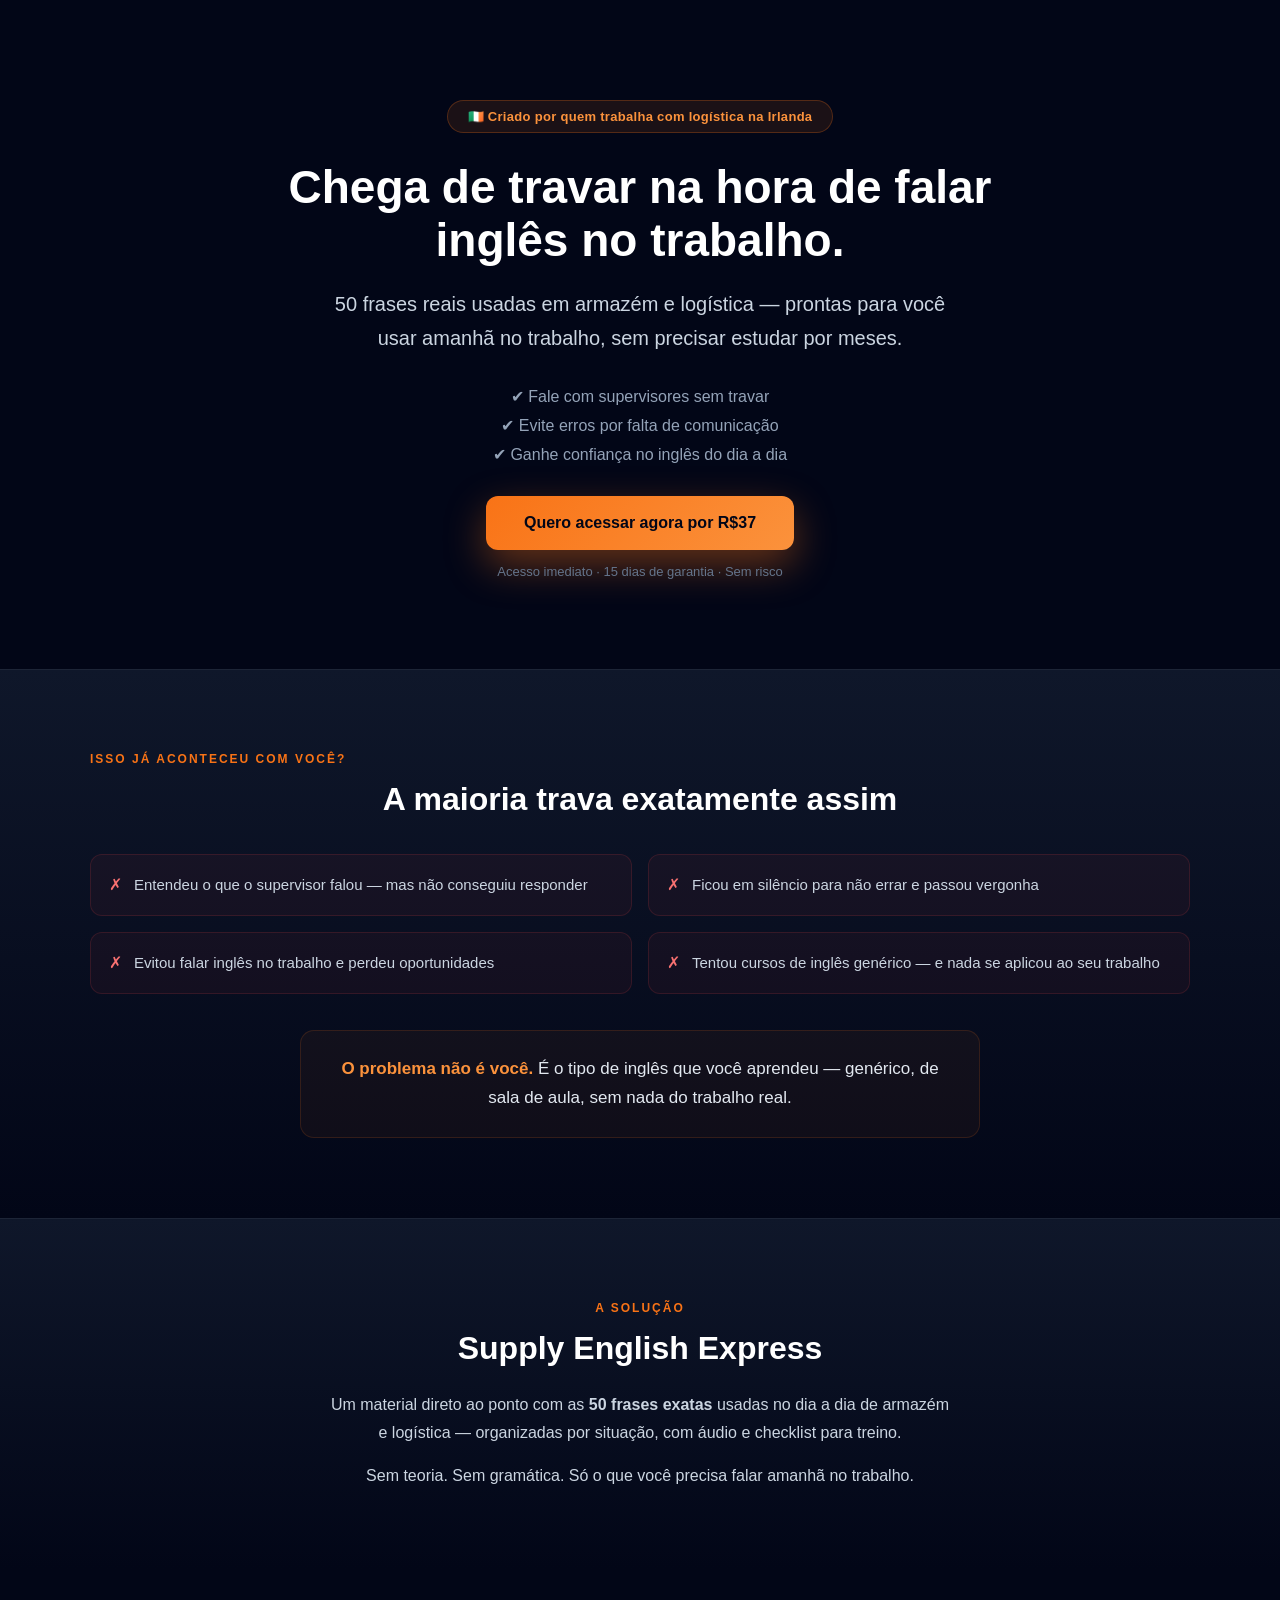
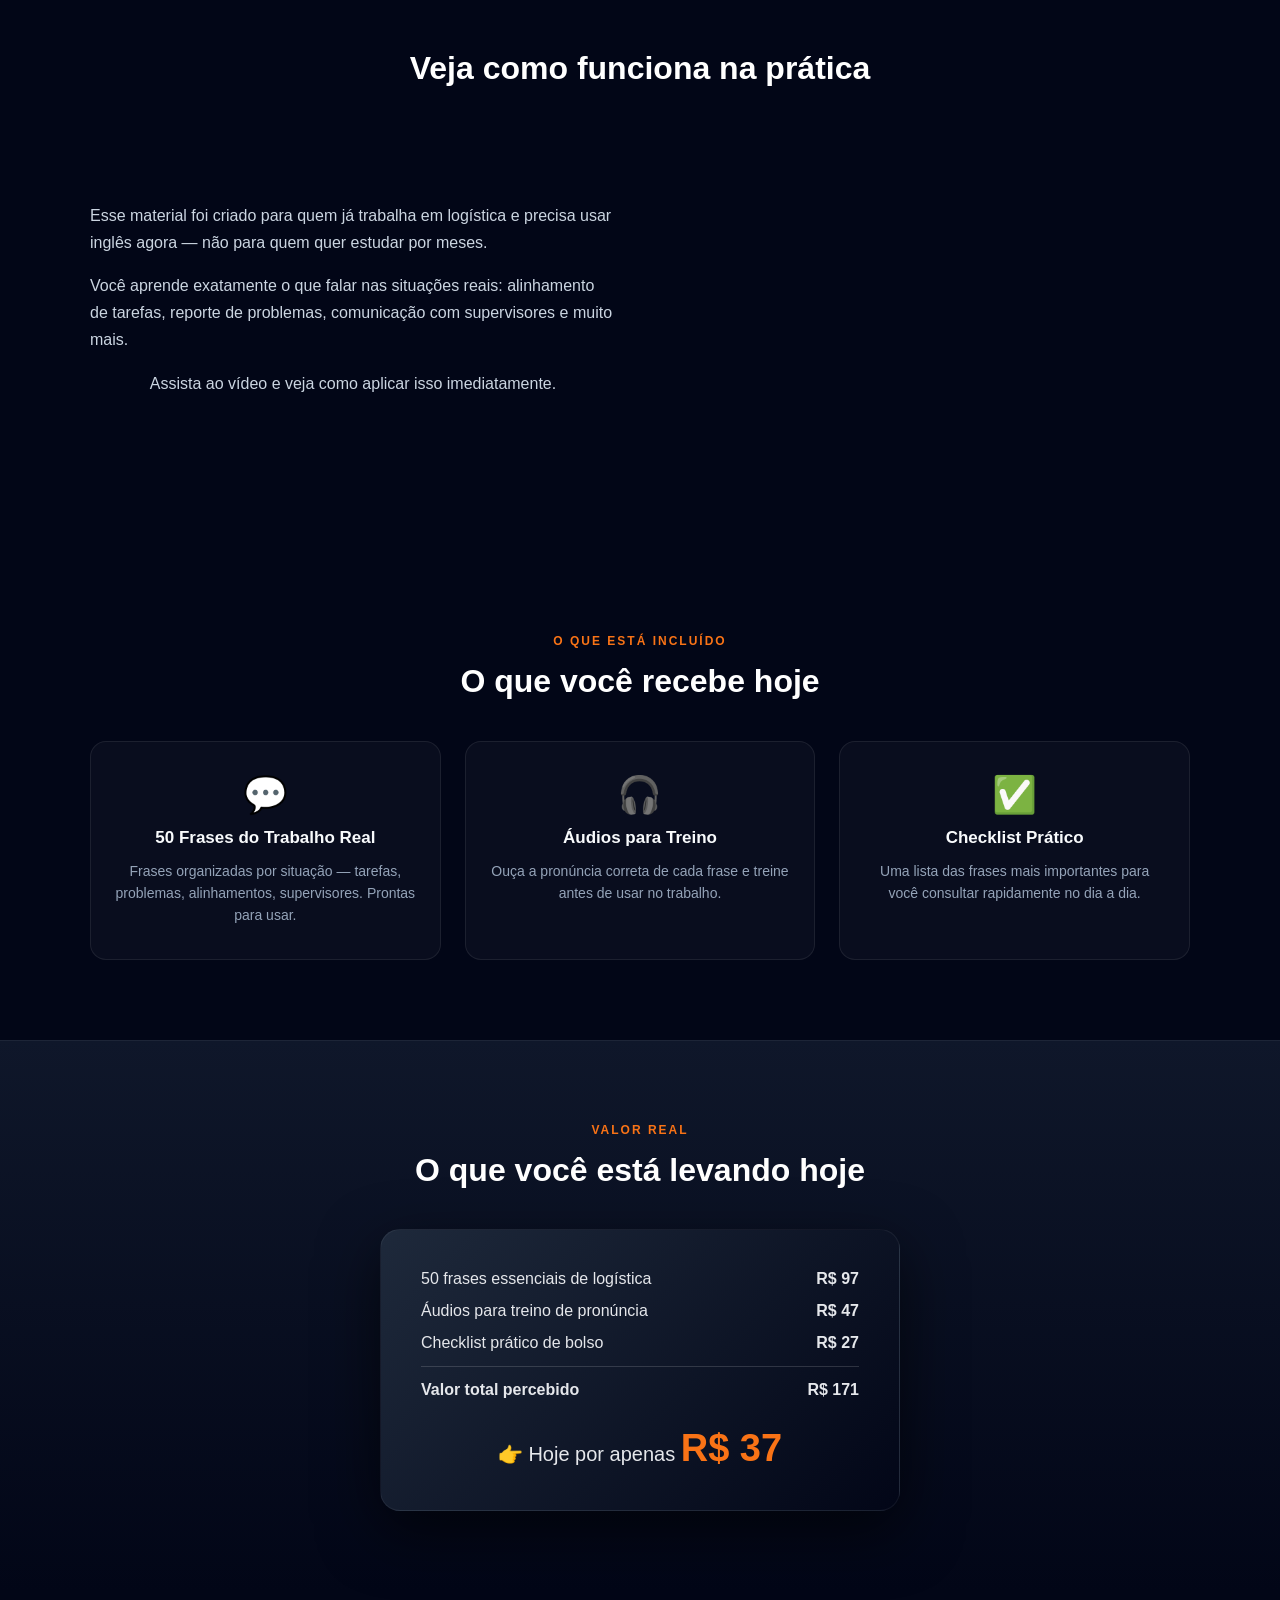
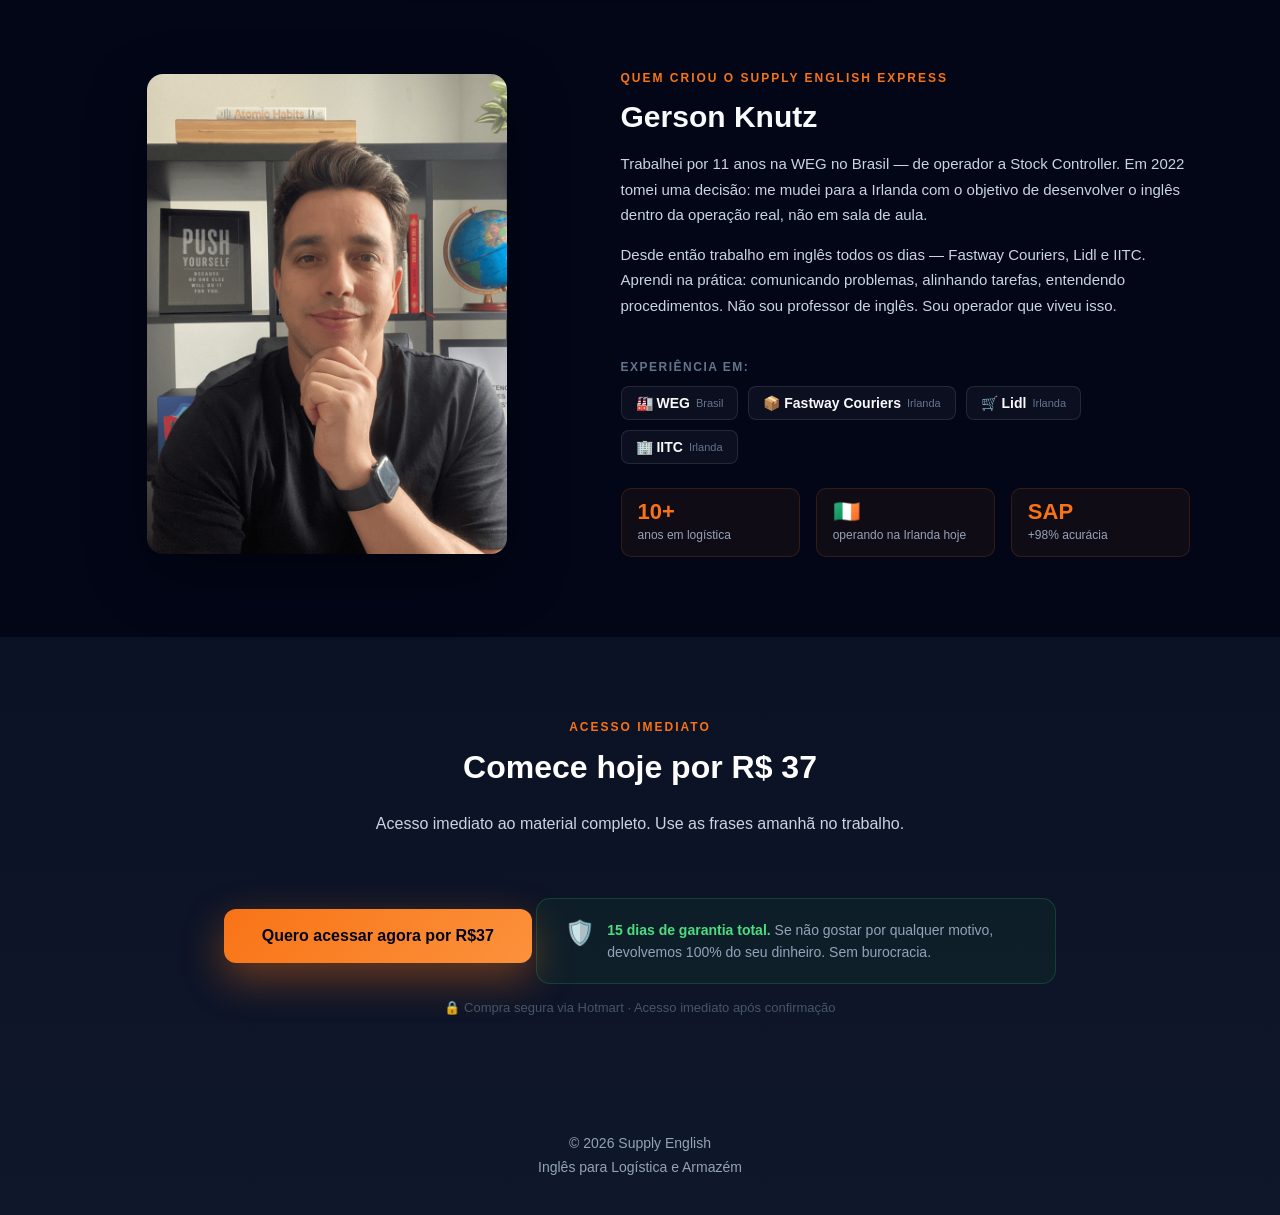
<file: index.html>
<!DOCTYPE html>
<html lang="pt-BR">
<head>
  <meta charset="UTF-8">
  <meta name="viewport" content="width=device-width, initial-scale=1.0">
  <title>Supply English Express | Inglês para Logística</title>
  <meta name="description" content="Aprenda as frases essenciais em inglês para trabalhar em armazém e logística. Use no trabalho já no dia seguinte.">
  <link rel="stylesheet" href="./css/variables.css">
  <link rel="stylesheet" href="./css/global.css">
  <link rel="stylesheet" href="./css/express.css">
  <link rel="icon" href="./imagem/globo.png" type="image/png" />
  <link href="https://fonts.googleapis.com/css2?family=Inter:wght@400;600;700&display=swap" rel="stylesheet">
</head>
<body>

<!-- HERO -->
<section class="hero">
  <div class="container">

    <div class="hero-badge">🇮🇪 Criado por quem trabalha com logística na Irlanda</div>

    <h1>Chega de travar na hora de falar inglês no trabalho.</h1>

    <p class="subtitle">
      50 frases reais usadas em armazém e logística — prontas para você usar amanhã no trabalho, sem precisar estudar por meses.
    </p>

    <ul class="hero-checks">
      <li>✔ Fale com supervisores sem travar</li>
      <li>✔ Evite erros por falta de comunicação</li>
      <li>✔ Ganhe confiança no inglês do dia a dia</li>
    </ul>

    <a href="https://go.hotmart.com/M105666903X?dp=1" target="_blank" class="cta-button">
      Quero acessar agora por R$37
    </a>

    <p class="hero-sub">Acesso imediato · 15 dias de garantia · Sem risco</p>

  </div>
</section>

<!-- DOR -->
<section class="section section-dor">
  <div class="container">
    <p class="label-tag">Isso já aconteceu com você?</p>
    <h2>A maioria trava exatamente assim</h2>

    <div class="dor-grid">
      <div class="dor-item">
        <span class="dor-x">✗</span>
        <p>Entendeu o que o supervisor falou — mas não conseguiu responder</p>
      </div>
      <div class="dor-item">
        <span class="dor-x">✗</span>
        <p>Ficou em silêncio para não errar e passou vergonha</p>
      </div>
      <div class="dor-item">
        <span class="dor-x">✗</span>
        <p>Evitou falar inglês no trabalho e perdeu oportunidades</p>
      </div>
      <div class="dor-item">
        <span class="dor-x">✗</span>
        <p>Tentou cursos de inglês genérico — e nada se aplicou ao seu trabalho</p>
      </div>
    </div>

    <div class="dor-conclusao">
      <p><strong>O problema não é você.</strong> É o tipo de inglês que você aprendeu — genérico, de sala de aula, sem nada do trabalho real.</p>
    </div>

  </div>
</section>

<!-- SOLUÇÃO -->
<section class="section alt">
  <div class="container solucao-container">
    <p class="label-tag">A solução</p>
    <h2>Supply English Express</h2>
    <p class="text">
      Um material direto ao ponto com as <strong>50 frases exatas</strong> usadas no dia a dia de armazém e logística — organizadas por situação, com áudio e checklist para treino.
    </p>
    <p class="text" style="margin-top: 16px;">
      Sem teoria. Sem gramática. Só o que você precisa falar amanhã no trabalho.
    </p>
  </div>
</section>

<!-- VIDEO -->
<section class="section video-section">
  <div class="container">
    <h2>Veja como funciona na prática</h2>
    <div class="video-grid">
      <div class="video-text">
        <p class="text" style="text-align:left">
          Esse material foi criado para quem já trabalha em logística e precisa usar inglês agora — não para quem quer estudar por meses.
        </p>
        <p class="text" style="text-align:left">
          Você aprende exatamente o que falar nas situações reais: alinhamento de tarefas, reporte de problemas, comunicação com supervisores e muito mais.
        </p>
        <p class="text" style="text-align:left">
          Assista ao vídeo e veja como aplicar isso imediatamente.
        </p>
      </div>
      <div class="video-wrapper">
        <iframe
          src="https://www.youtube.com/embed/SEU_VIDEO_AQUI"
          frameborder="0"
          allowfullscreen>
        </iframe>
      </div>
    </div>
  </div>
</section>

<!-- CONTEÚDO -->
<section class="section section-conteudo">
  <div class="container">
    <p class="label-tag">O que está incluído</p>
    <h2>O que você recebe hoje</h2>

    <div class="conteudo-grid">
      <div class="conteudo-item">
        <div class="conteudo-icon">💬</div>
        <h3>50 Frases do Trabalho Real</h3>
        <p>Frases organizadas por situação — tarefas, problemas, alinhamentos, supervisores. Prontas para usar.</p>
      </div>
      <div class="conteudo-item">
        <div class="conteudo-icon">🎧</div>
        <h3>Áudios para Treino</h3>
        <p>Ouça a pronúncia correta de cada frase e treine antes de usar no trabalho.</p>
      </div>
      <div class="conteudo-item">
        <div class="conteudo-icon">✅</div>
        <h3>Checklist Prático</h3>
        <p>Uma lista das frases mais importantes para você consultar rapidamente no dia a dia.</p>
      </div>
    </div>

  </div>
</section>

<!-- STACK / VALOR -->
<section class="section stack alt">
  <div class="container">
    <p class="label-tag">Valor real</p>
    <h2>O que você está levando hoje</h2>

    <div class="stack-box">
      <div class="stack-item">
        <span>50 frases essenciais de logística</span>
        <strong>R$ 97</strong>
      </div>
      <div class="stack-item">
        <span>Áudios para treino de pronúncia</span>
        <strong>R$ 47</strong>
      </div>
      <div class="stack-item">
        <span>Checklist prático de bolso</span>
        <strong>R$ 27</strong>
      </div>
      <div class="stack-total">
        <span>Valor total percebido</span>
        <strong>R$ 171</strong>
      </div>
      <div class="stack-final">
        👉 Hoje por apenas <strong>R$ 37</strong>
      </div>
    </div>

  </div>
</section>

<!-- AUTOR -->
<section class="section author">
  <div class="container author-grid">

    <div class="author-image">
      <img src="./imagem/My Photo.png" alt="Gerson Knutz">
    </div>

    <div class="author-text">
      <p class="label-tag">Quem criou o Supply English Express</p>
      <h2>Gerson Knutz</h2>

      <p class="text" style="text-align:left">
        Trabalhei por 11 anos na WEG no Brasil — de operador a Stock Controller. Em 2022 tomei uma decisão: me mudei para a Irlanda com o objetivo de desenvolver o inglês dentro da operação real, não em sala de aula.
      </p>
 
      <p class="text" style="text-align:left">
        Desde então trabalho em inglês todos os dias — Fastway Couriers, Lidl e IITC. Aprendi na prática: comunicando problemas, alinhando tarefas, entendendo procedimentos. Não sou professor de inglês. Sou operador que viveu isso.
      </p>

      <div class="empresas-label">Experiência em:</div>
      <div class="empresas-grid">
        <div class="empresa-badge">🏭 WEG <span>Brasil</span></div>
        <div class="empresa-badge">📦 Fastway Couriers <span>Irlanda</span></div>
        <div class="empresa-badge">🛒 Lidl <span>Irlanda</span></div>
        <div class="empresa-badge">🏢 IITC <span>Irlanda</span></div>
      </div>

      <div class="author-mini-stats">
        <div class="mini-stat">
          <span class="mini-num">10+</span>
          <span class="mini-desc">anos em logística</span>
        </div>
        <div class="mini-stat">
          <span class="mini-num">🇮🇪</span>
          <span class="mini-desc">operando na Irlanda hoje</span>
        </div>
        <div class="mini-stat">
          <span class="mini-num">SAP</span>
          <span class="mini-desc">+98% acurácia</span>
        </div>
      </div>

    </div>

  </div>
</section>

<!-- OFERTA FINAL -->
<section class="section oferta">
  <div class="container">

    <p class="label-tag">Acesso imediato</p>
    <h2>Comece hoje por R$ 37</h2>
    <p class="text" style="margin-bottom: 32px;">
      Acesso imediato ao material completo. Use as frases amanhã no trabalho.
    </p>

    <a href="https://go.hotmart.com/M105666903X?dp=1" target="_blank" class="cta-button">
      Quero acessar agora por R$37
    </a>

    <div class="garantia-box">
      <span class="garantia-icon">🛡️</span>
      <p class="garantia"><strong>15 dias de garantia total.</strong> Se não gostar por qualquer motivo, devolvemos 100% do seu dinheiro. Sem burocracia.</p>
    </div>

    <p class="seguro">🔒 Compra segura via Hotmart · Acesso imediato após confirmação</p>

  </div>
</section>

<!-- FOOTER -->
<footer class="footer">
  <div class="container">
    <p>© 2026 Supply English</p>
    <p class="footer-note">Inglês para Logística e Armazém</p>
  </div>
</footer>

</body>
</html>
</file>
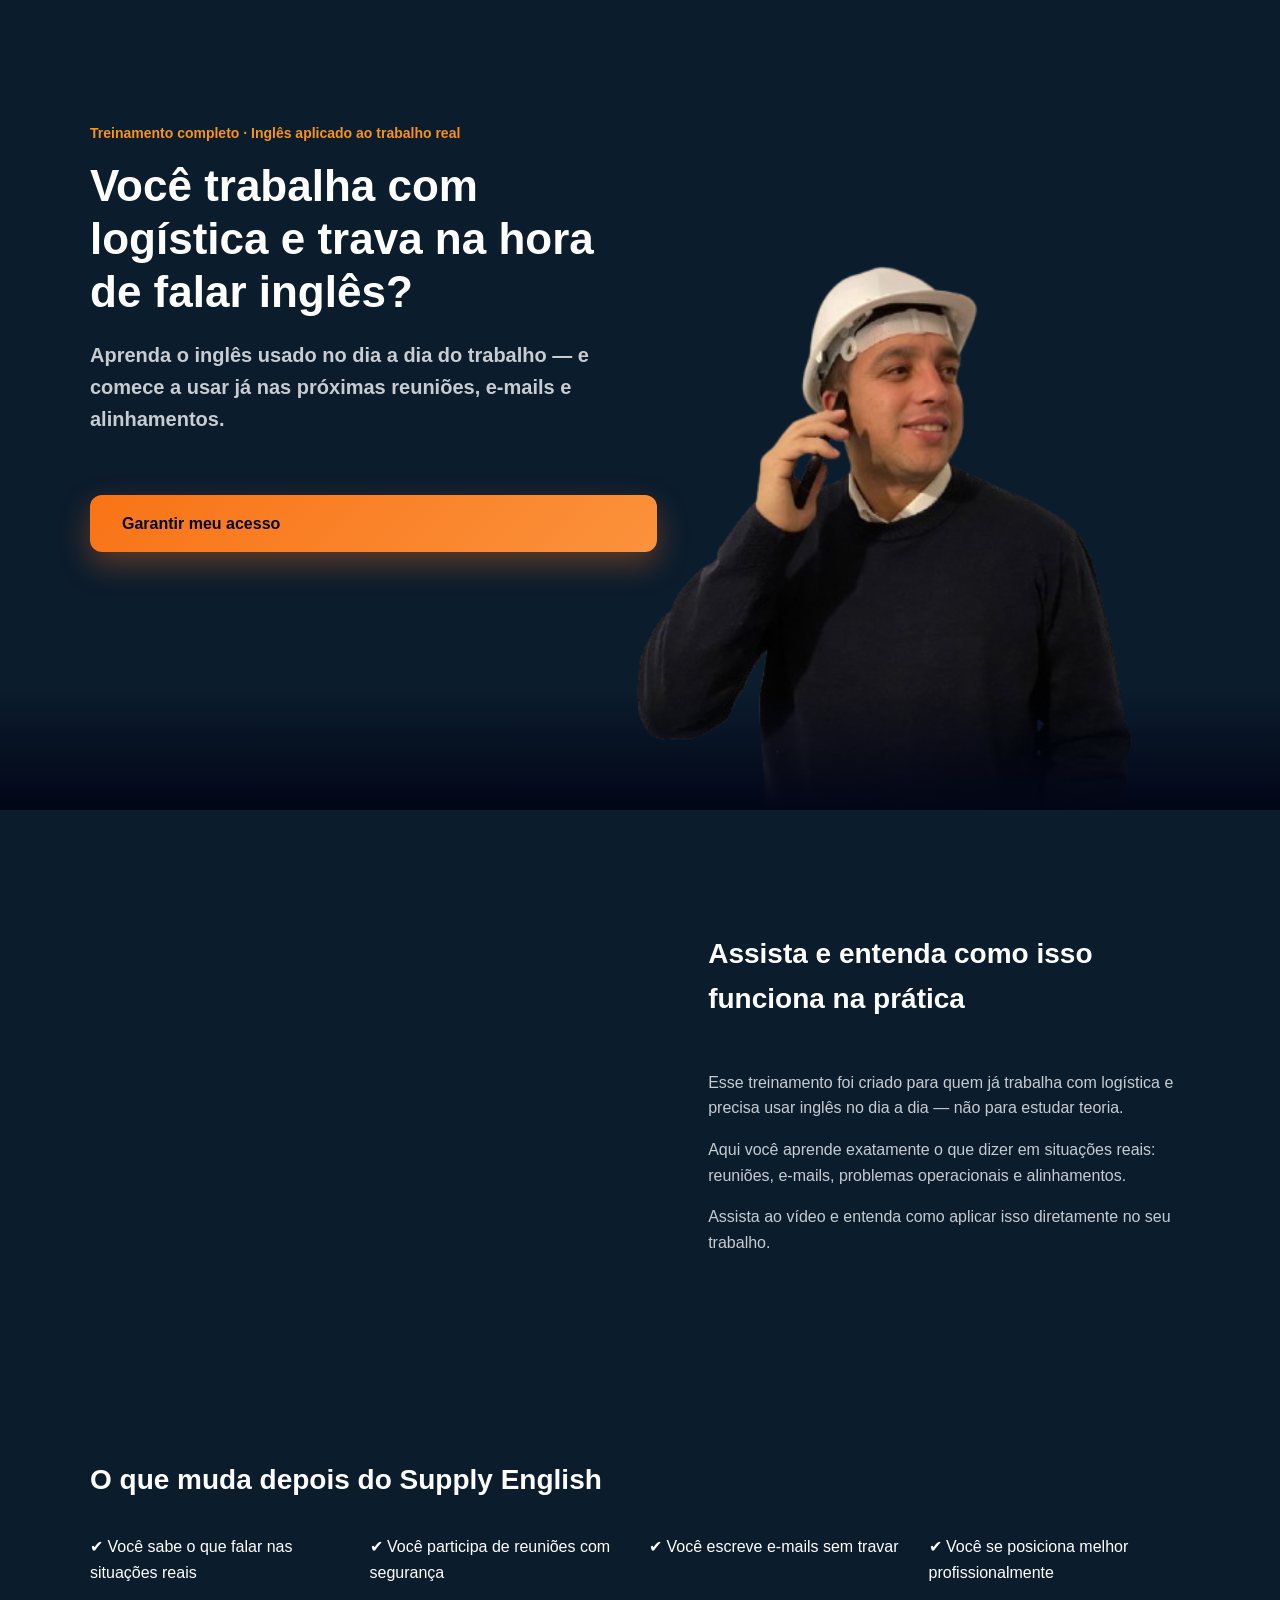
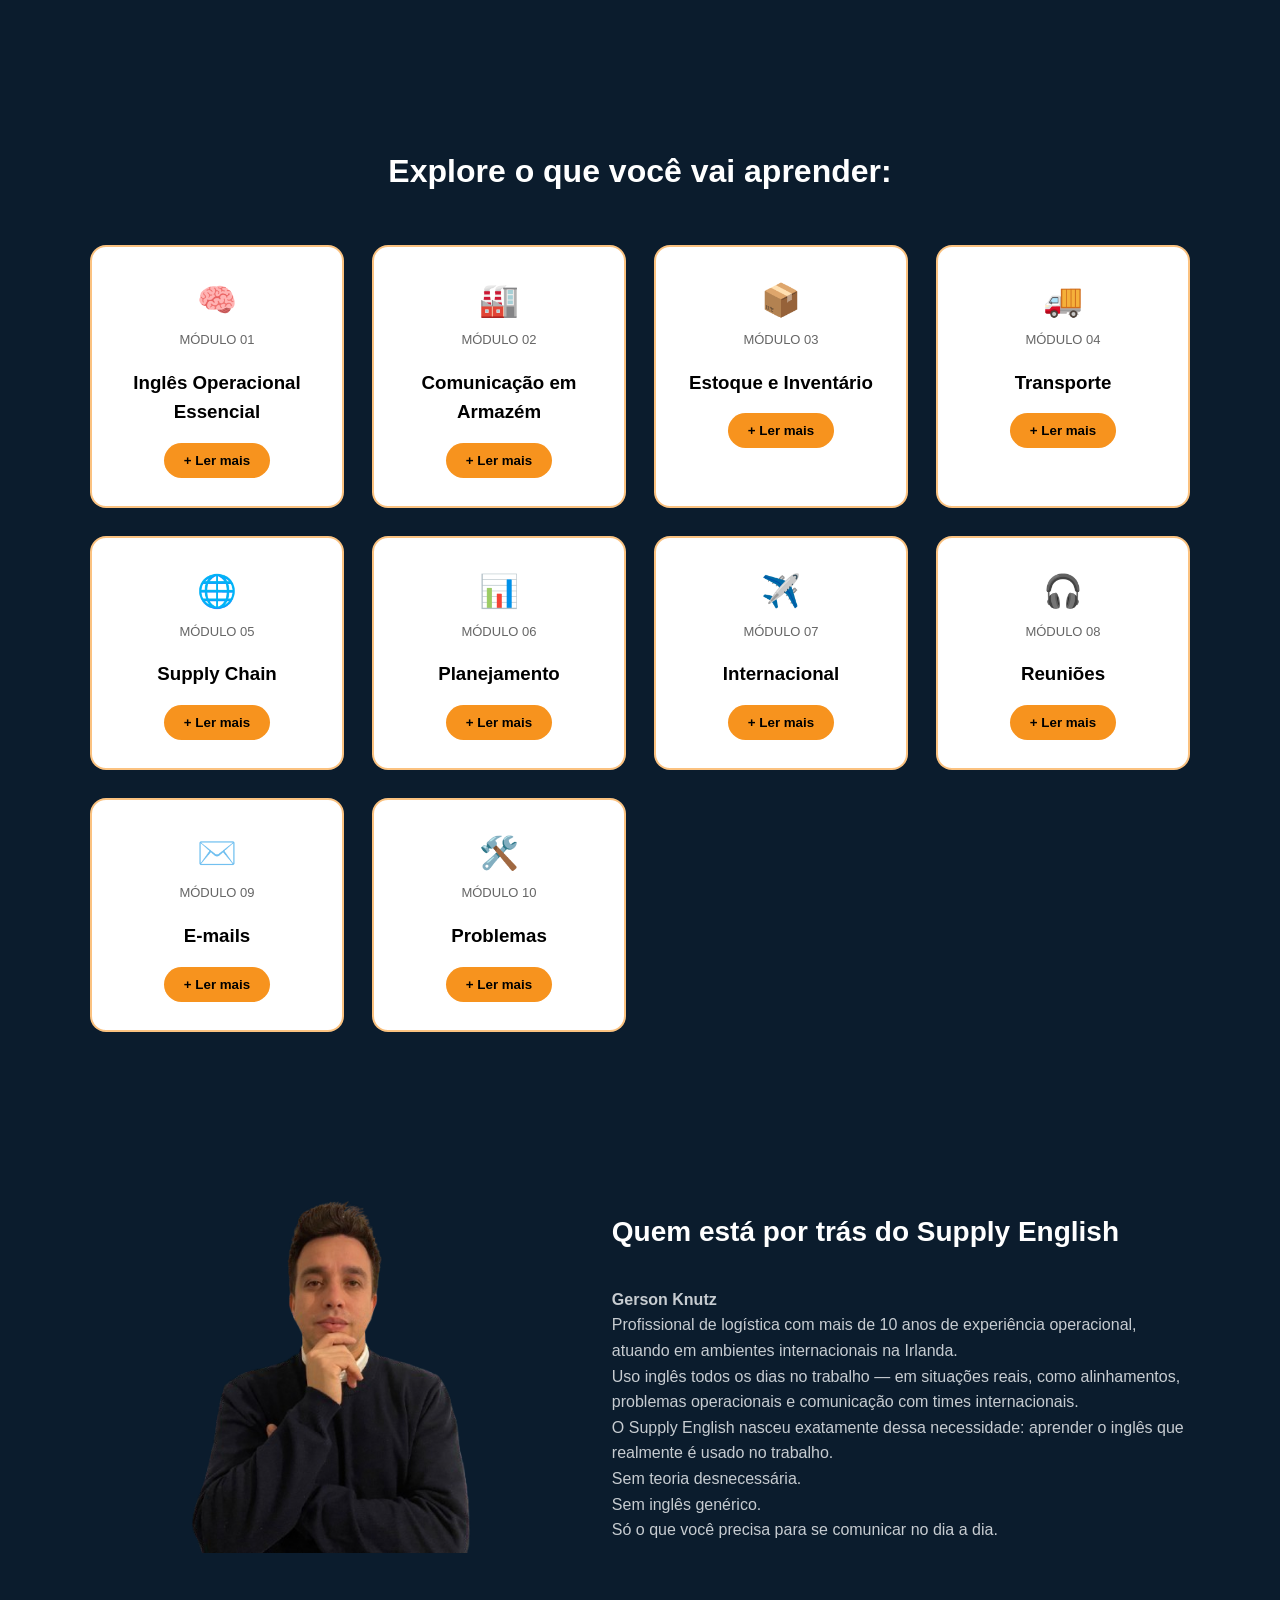
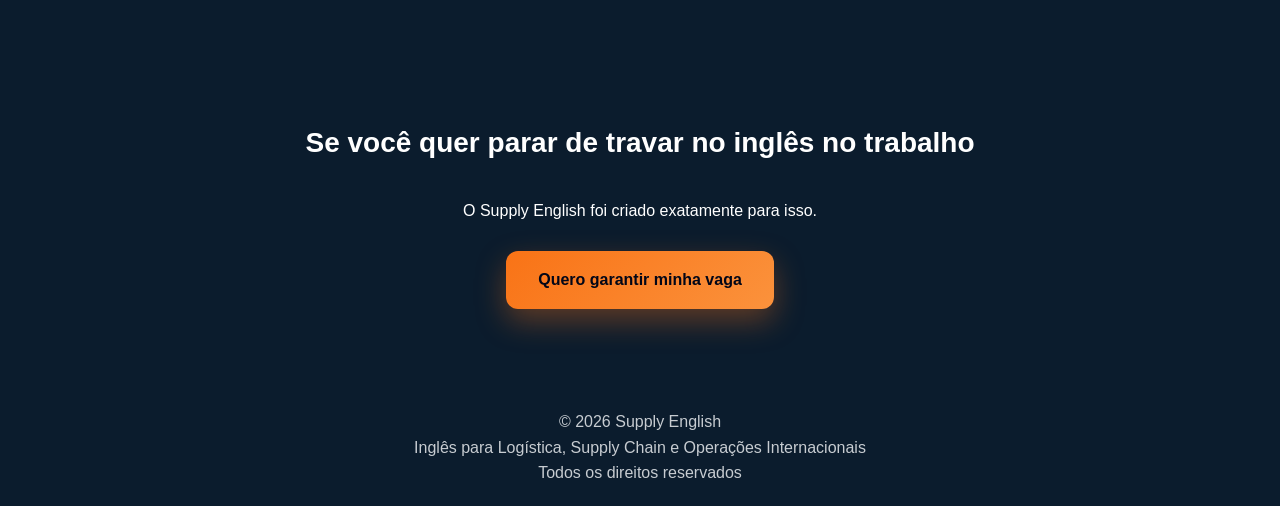
<file: src/index.html>
<!DOCTYPE html>
<html lang="pt-BR">
<head>
  <meta charset="UTF-8" />
  <meta name="viewport" content="width=device-width, initial-scale=1.0"/>

  <title>Supply English | Inglês para Logística</title>
  <meta name="description" content="Inglês prático para profissionais de logística, supply chain e operações internacionais.">

  <link rel="stylesheet" href="./css/variables.css">
  <link rel="stylesheet" href="./css/global.css">
  <link rel="stylesheet" href="./css/main.css">
  <link rel="icon" href="./imagem/globo.png" type="image/png" />
</head>

<body>

<section class="hero hero-main">
  <div class="container hero-grid">

    <!-- TEXTO -->
    <div class="hero-text">

      <span class="tag">Treinamento completo · Inglês aplicado ao trabalho real</span>

      <h1>
        Você trabalha com logística e trava na hora de falar inglês?
      </h1>

      <p class="subtitle">
        Aprenda o inglês usado no dia a dia do trabalho — e comece a usar já nas próximas reuniões, e-mails e alinhamentos.
      </p>

      <div class="hero-actions">
         <a href="#" class="cta-button">Garantir meu acesso</a>
      </div>

    </div>

    <!-- IMAGEM -->
    <div class="hero-image">
      <img src="./imagem/first-picture.png" alt="Gerson Knutz">
    </div>

  </div>
</section>

<!-- VIDEO -->
<section class="section video-section">
  <div class="container">
    <div class="video-grid">
      <div class="video-wrapper">
        <iframe 
          src="https://www.youtube.com/embed/SEU_VIDEO_AQUI"
          frameborder="0" 
          allowfullscreen>
        </iframe>
      </div>

      <!-- TEXTO -->
      <div class="video-text">
        <h2>Assista e entenda como isso funciona na prática</h2>
        <p class="text">
          Esse treinamento foi criado para quem já trabalha com logística
          e precisa usar inglês no dia a dia — não para estudar teoria.
        </p>

        <p class="text">
          Aqui você aprende exatamente o que dizer em situações reais:
          reuniões, e-mails, problemas operacionais e alinhamentos.
        </p>

        <p class="text">
          Assista ao vídeo e entenda como aplicar isso diretamente no seu trabalho.
        </p>
        
      </div>

    </div>

  </div>
</section>

<!-- BENEFÍCIOS -->
<section class="section">
  <div class="container">
    <h2>O que muda depois do Supply English</h2>

    <div class="grid">
      <p>✔ Você sabe o que falar nas situações reais</p>
      <p>✔ Você participa de reuniões com segurança</p>
      <p>✔ Você escreve e-mails sem travar</p>
      <p>✔ Você se posiciona melhor profissionalmente</p>
    </div>
  </div>
</section>

<!-- MÓDULOS -->
<section id="modulos" class="section">
  <div class="container">
    <h2 class="section-title">Explore o que você vai aprender:</h2>

    <div class="modules-grid">

      <!-- MÓDULO 01 -->
      <div class="module-box">
        <div class="module-icon">🧠</div>
        <span class="module-number">MÓDULO 01</span>
        <h3>Inglês Operacional Essencial</h3>
        <button class="module-toggle">+ Ler mais</button>
        <ul class="module-details">
          <li>Inglês funcional do dia a dia</li>
          <li>Verbos e estruturas mais usadas</li>
          <li>Frases para responder e alinhar</li>
          <li>Pronúncia para ser entendido</li>
        </ul>
      </div>

      <!-- MÓDULO 02 -->
      <div class="module-box">
        <div class="module-icon">🏭</div>
        <span class="module-number">MÓDULO 02</span>
        <h3>Comunicação em Armazém</h3>
        <button class="module-toggle">+ Ler mais</button>
        <ul class="module-details">
          <li>Reportar erros</li>
          <li>Explicar divergências</li>
          <li>Pedir ajustes</li>
          <li>Alinhar processos</li>
        </ul>
      </div>

      <!-- MÓDULO 03 -->
      <div class="module-box">
        <div class="module-icon">📦</div>
        <span class="module-number">MÓDULO 03</span>
        <h3>Estoque e Inventário</h3>
        <button class="module-toggle">+ Ler mais</button>
        <ul class="module-details">
          <li>Contagem de estoque</li>
          <li>Falta ou excesso</li>
          <li>Correções</li>
          <li>Status</li>
        </ul>
      </div>

      <!-- MÓDULO 04 -->
      <div class="module-box">
        <div class="module-icon">🚚</div>
        <span class="module-number">MÓDULO 04</span>
        <h3>Transporte</h3>
        <button class="module-toggle">+ Ler mais</button>
        <ul class="module-details">
          <li>Comunicar atrasos</li>
          <li>Atualizações</li>
          <li>Replanejamento</li>
        </ul>
      </div>

      <!-- MÓDULO 05 -->
      <div class="module-box">
        <div class="module-icon">🌐</div>
        <span class="module-number">MÓDULO 05</span>
        <h3>Supply Chain</h3>
        <button class="module-toggle">+ Ler mais</button>
        <ul class="module-details">
          <li>Integração</li>
          <li>Fluxo</li>
          <li>Comunicação</li>
        </ul>
      </div>

      <!-- MÓDULO 06 -->
      <div class="module-box">
        <div class="module-icon">📊</div>
        <span class="module-number">MÓDULO 06</span>
        <h3>Planejamento</h3>
        <button class="module-toggle">+ Ler mais</button>
        <ul class="module-details">
          <li>Demanda</li>
          <li>Lead time</li>
          <li>Negociação</li>
        </ul>
      </div>

      <!-- MÓDULO 07 -->
      <div class="module-box">
        <div class="module-icon">✈️</div>
        <span class="module-number">MÓDULO 07</span>
        <h3>Internacional</h3>
        <button class="module-toggle">+ Ler mais</button>
        <ul class="module-details">
          <li>Comunicação externa</li>
          <li>Pedidos</li>
          <li>Dúvidas</li>
        </ul>
      </div>

      <!-- MÓDULO 08 -->
      <div class="module-box">
        <div class="module-icon">🎧</div>
        <span class="module-number">MÓDULO 08</span>
        <h3>Reuniões</h3>
        <button class="module-toggle">+ Ler mais</button>
        <ul class="module-details">
          <li>Calls</li>
          <li>Perguntas</li>
          <li>Posicionamento</li>
        </ul>
      </div>

      <!-- MÓDULO 09 -->
      <div class="module-box">
        <div class="module-icon">✉️</div>
        <span class="module-number">MÓDULO 09</span>
        <h3>E-mails</h3>
        <button class="module-toggle">+ Ler mais</button>
        <ul class="module-details">
          <li>Estrutura</li>
          <li>Follow-up</li>
          <li>Cobrança</li>
        </ul>
      </div>

      <!-- MÓDULO 10 -->
      <div class="module-box">
        <div class="module-icon">🛠️</div>
        <span class="module-number">MÓDULO 10</span>
        <h3>Problemas</h3>
        <button class="module-toggle">+ Ler mais</button>
        <ul class="module-details">
          <li>Explicar</li>
          <li>Assumir</li>
          <li>Resolver</li>
        </ul>
      </div>

    </div>
  </div>
</section>

<section class="section author">
  <div class="container author-grid">

    <!-- FOTO -->
    <div class="author-image">
      <img src="./imagem/foto-perfil-removebg-preview.png" alt="Gerson Knutz">
    </div>

    <!-- TEXTO -->
    <div class="author-text">

      <h2>Quem está por trás do Supply English</h2>

      <p class="text"><strong>Gerson Knutz</strong></p>

      <p class="text">
        Profissional de logística com mais de 10 anos de experiência operacional,
        atuando em ambientes internacionais na Irlanda.
      </p>

      <p class="text">
        Uso inglês todos os dias no trabalho — em situações reais,
        como alinhamentos, problemas operacionais e comunicação com times internacionais.
      </p>

      <p class="text">
        O Supply English nasceu exatamente dessa necessidade:
        aprender o inglês que realmente é usado no trabalho.
      </p>

      <p class="text">
        Sem teoria desnecessária.<br>
        Sem inglês genérico.<br>
        Só o que você precisa para se comunicar no dia a dia.
      </p>

    </div>

  </div>
</section>

<!-- CTA FINAL (REFORÇO) -->
<section class="cta-final">
  <div class="container">

    <h2>Se você quer parar de travar no inglês no trabalho</h2>

    <p class="price-value">
      O Supply English foi criado exatamente para isso.
    </p>

    <a href="https://pay.hotmart.com/SEU_LINK_AQUI" class="cta-button">
      Quero garantir minha vaga
    </a>

  </div>
</section>

<!-- FOOTER -->
<footer class="footer">
  <div class="container">

    <p>© 2026 Supply English</p>

    <p class="footer-note">
      Inglês para Logística, Supply Chain e Operações Internacionais
    </p>

    <p class="footer-note">
      Todos os direitos reservados
    </p>

  </div>
</footer>

<!-- MODAL -->
<div class="modal-overlay" id="moduleModal">
  <div class="modal-box">
    <button id="closeModal">×</button>
    <ul id="modalContent"></ul>
  </div>
</div>

<script src="./modules.js" defer></script>

</body>
</html>
</file>
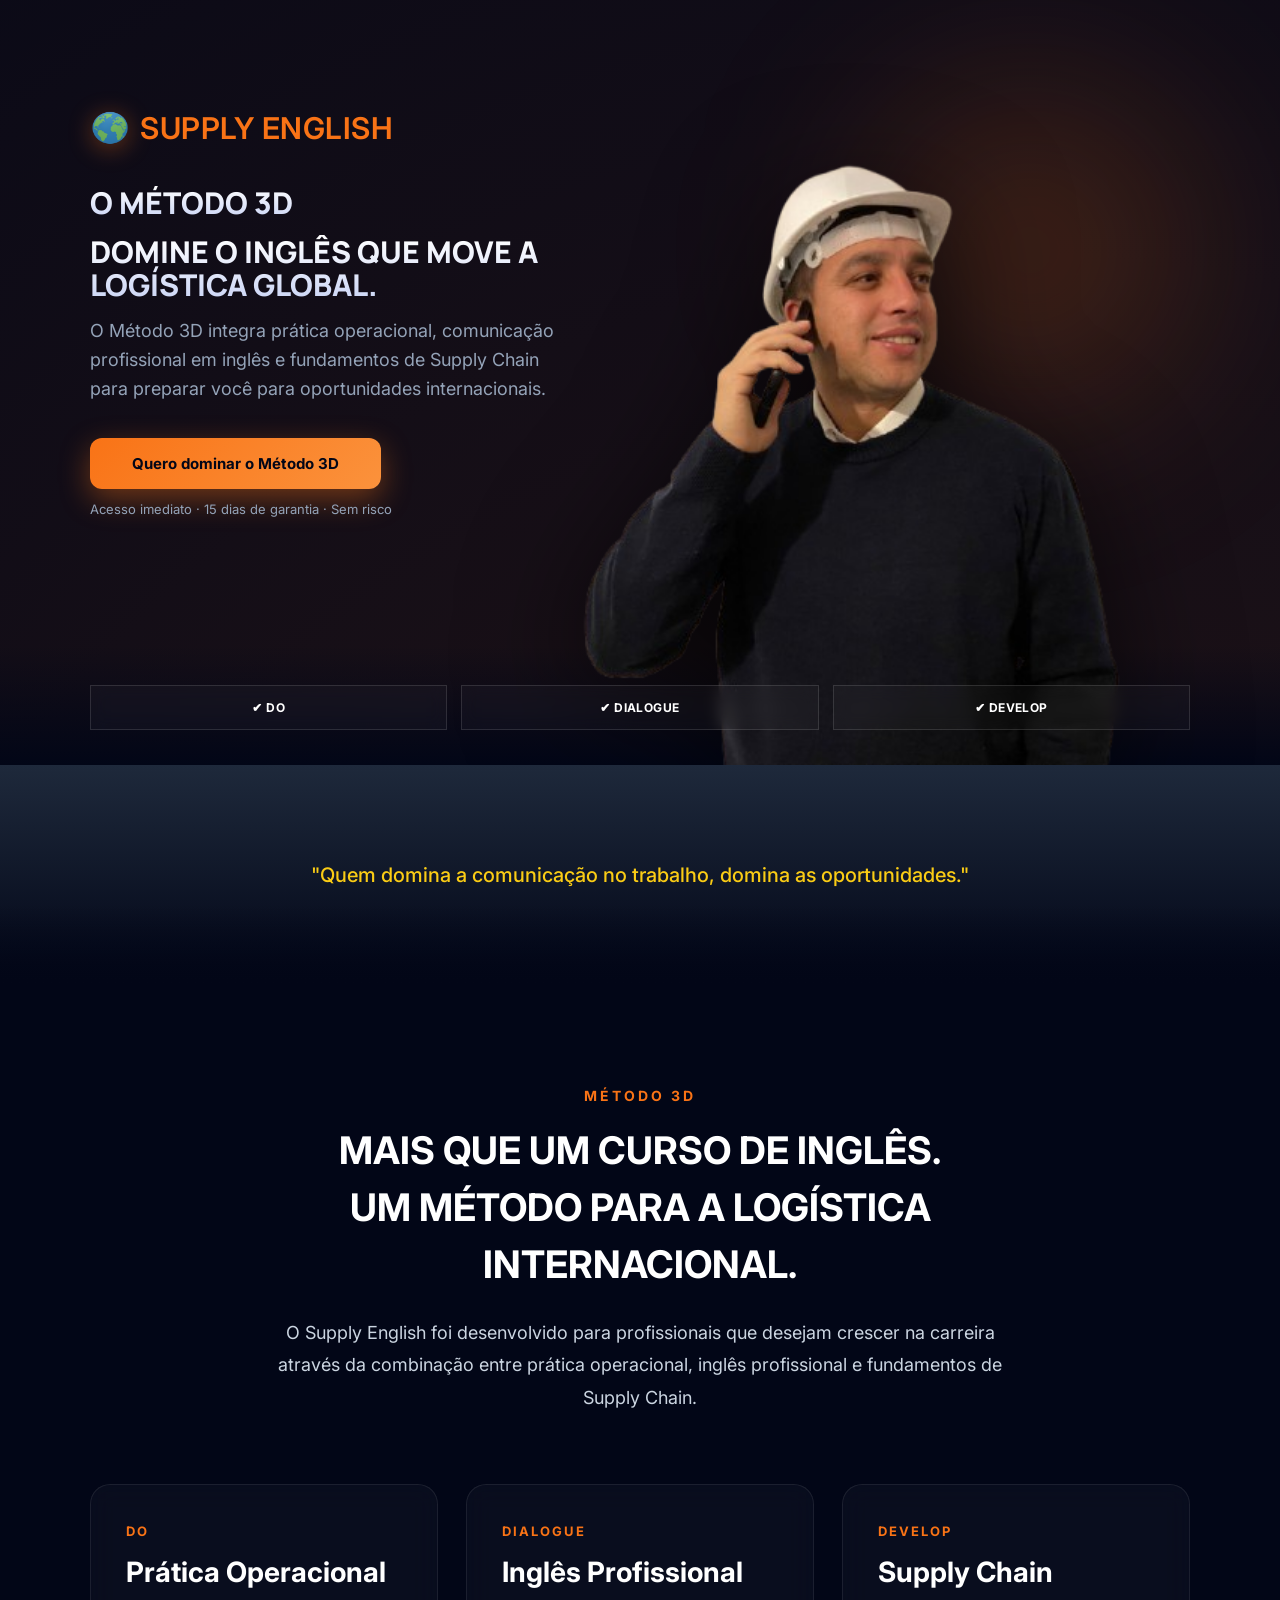
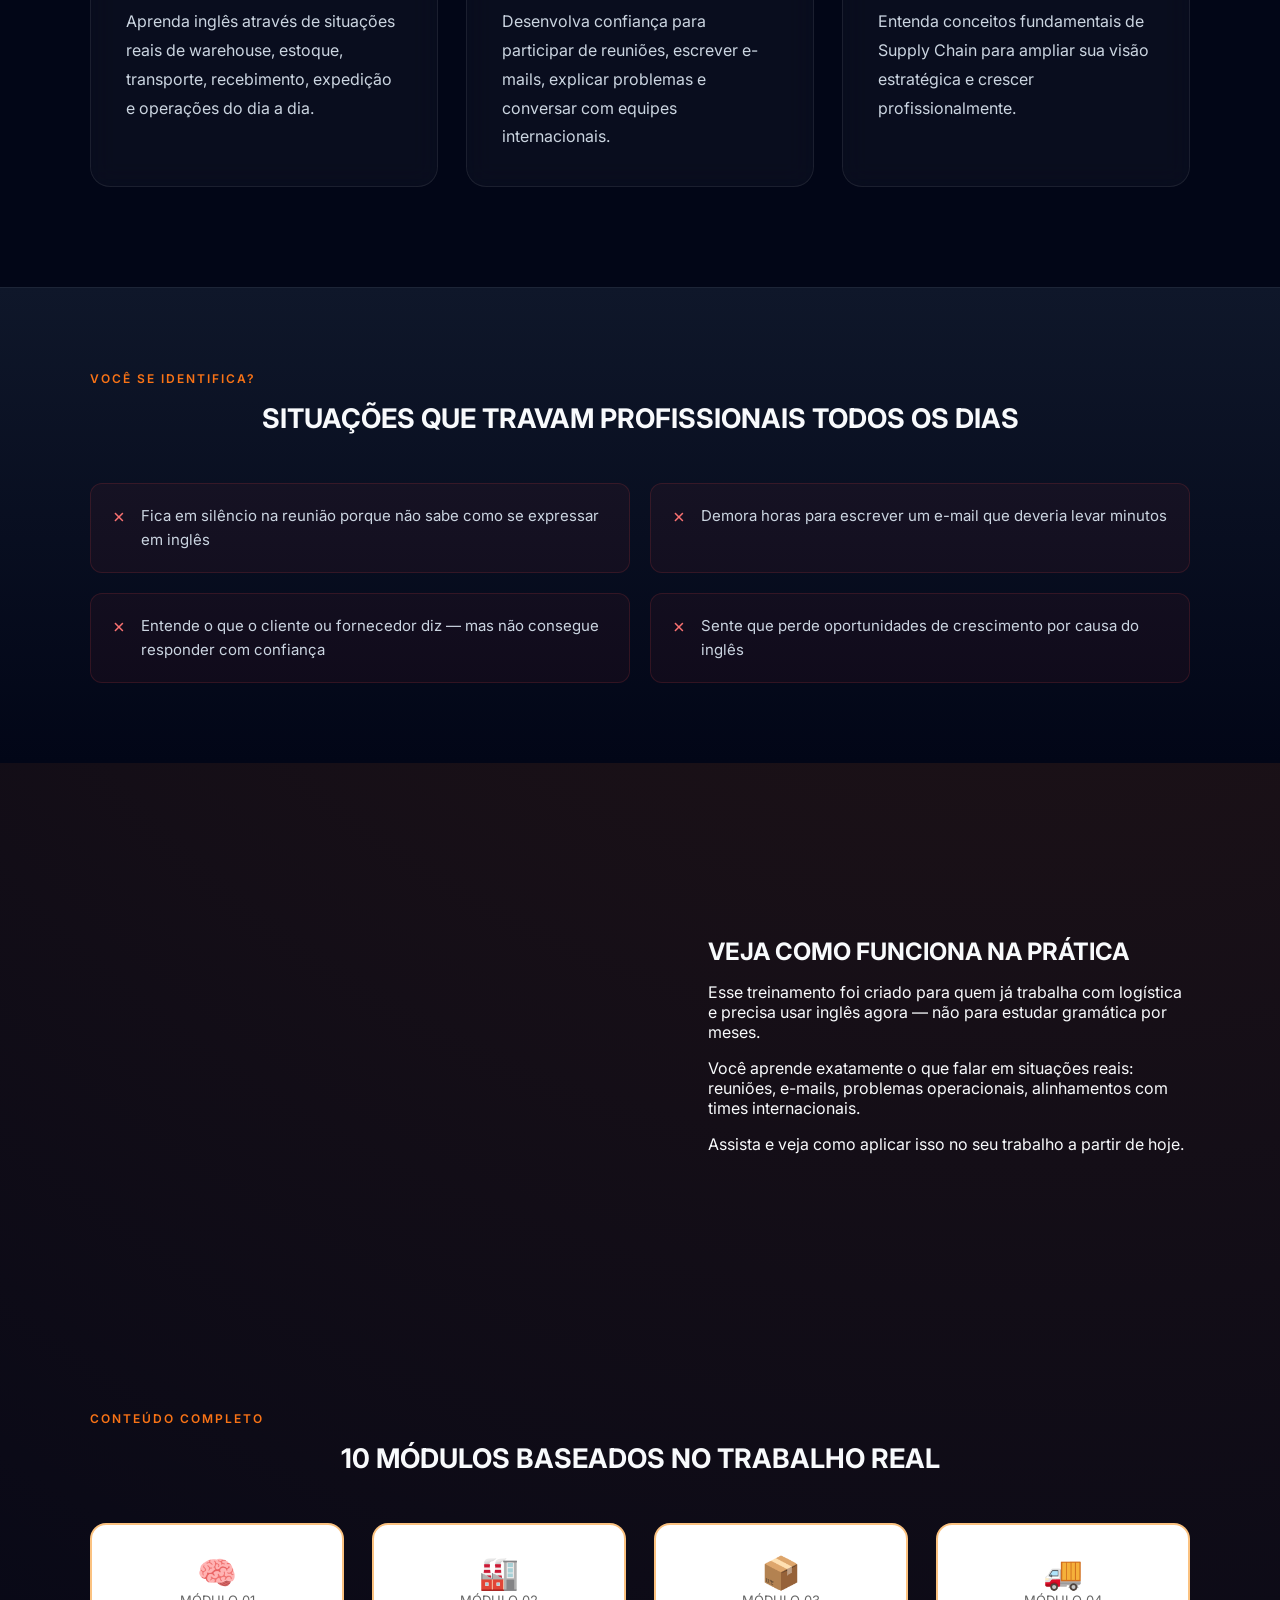
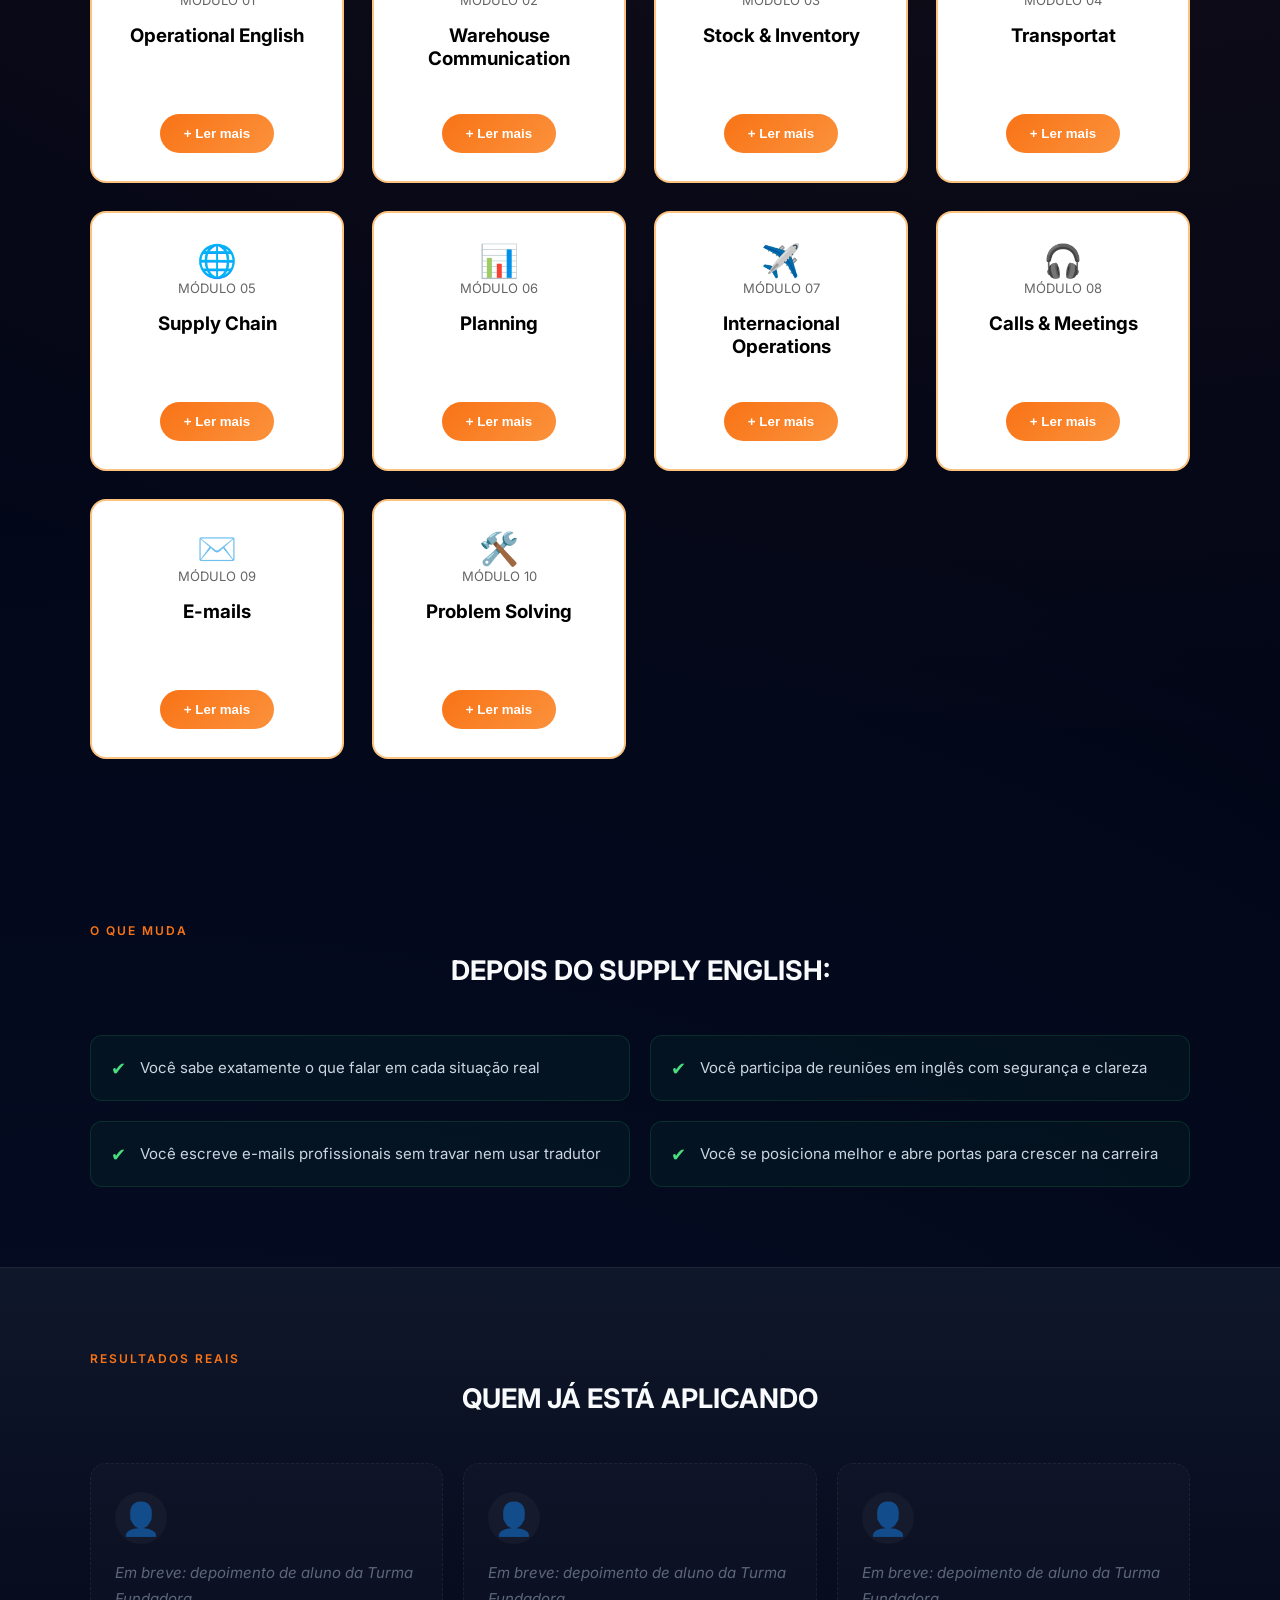
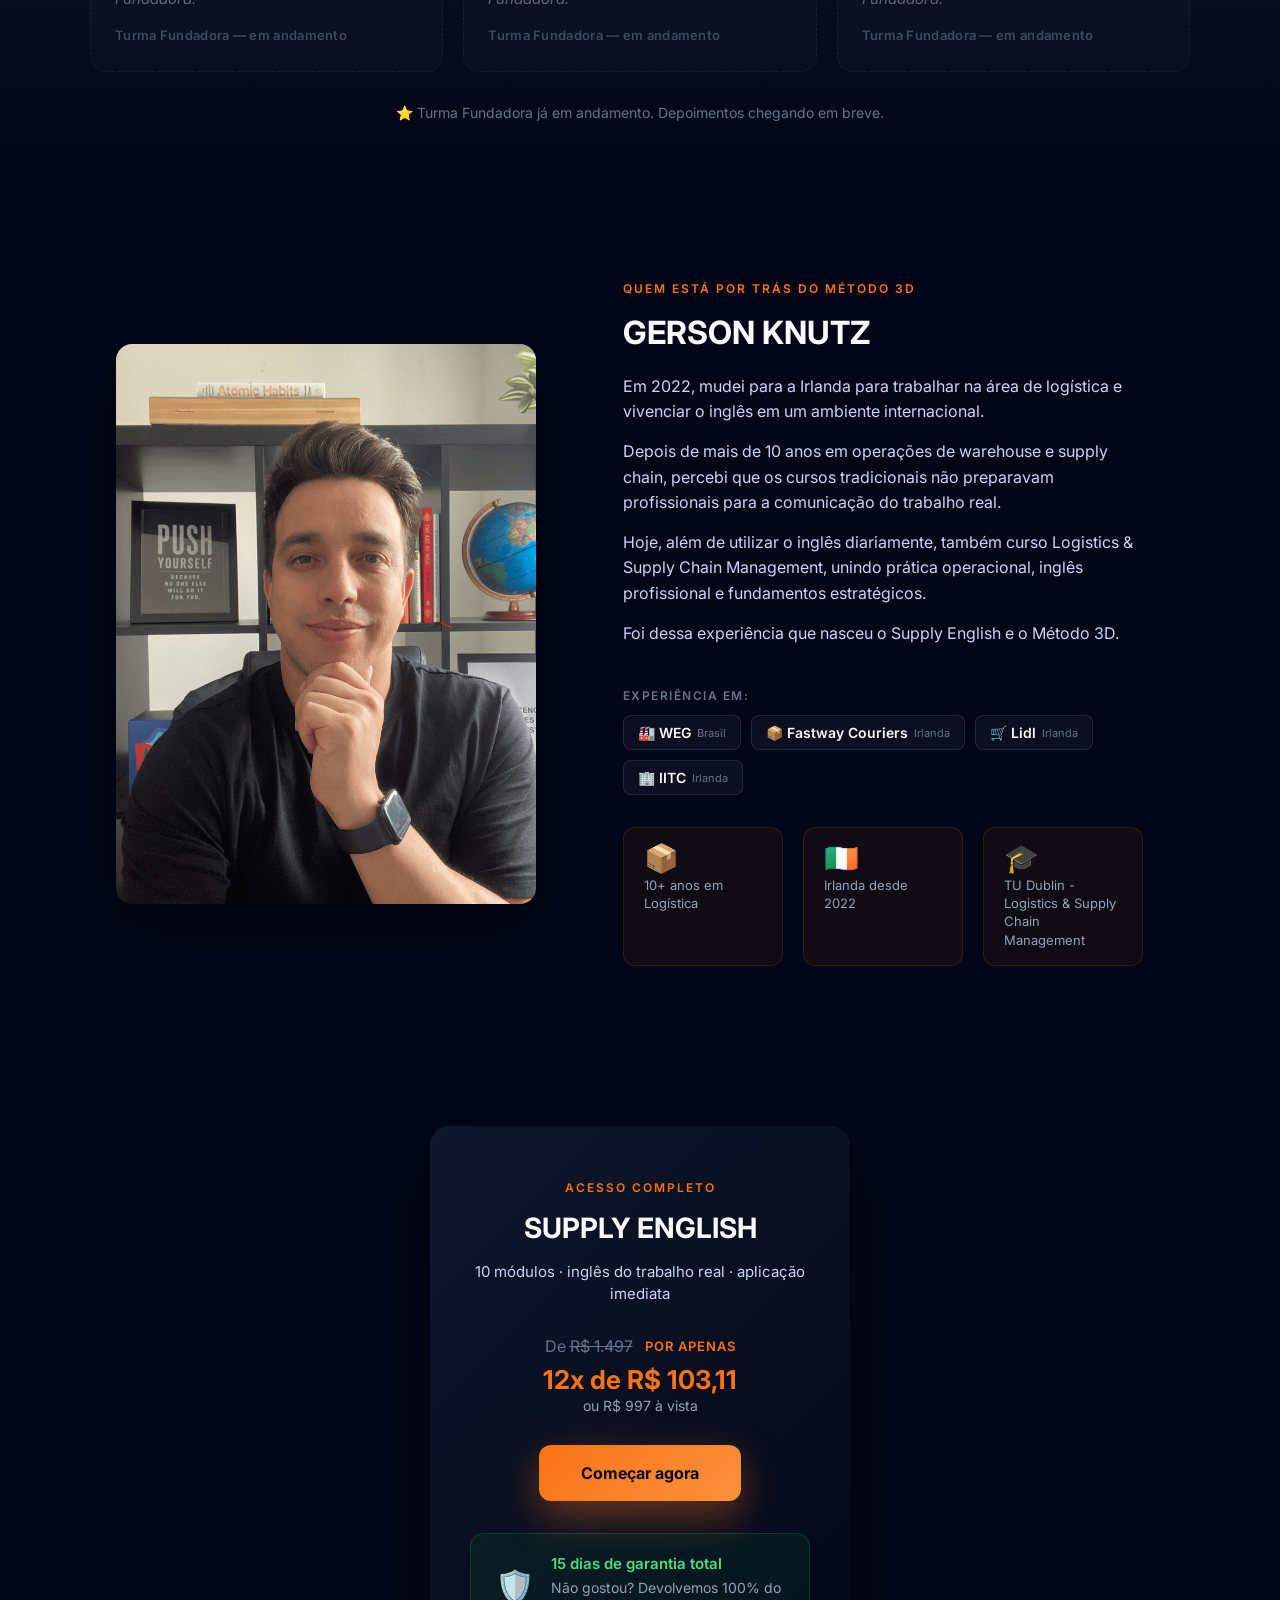
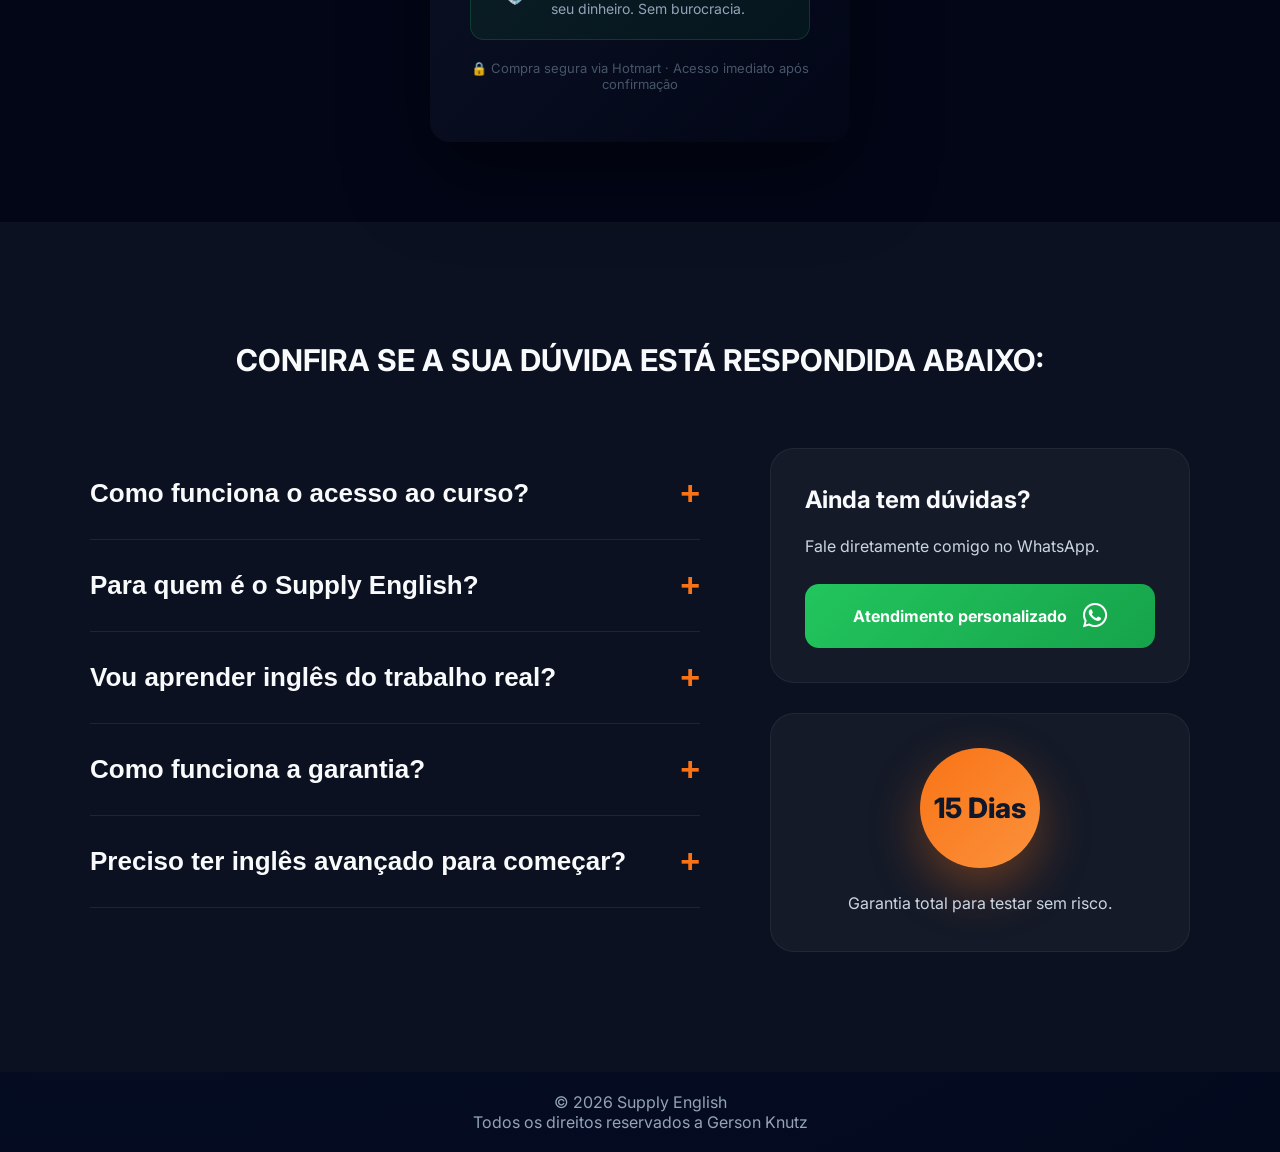
<file: main.html>
<!DOCTYPE html>
<html lang="pt-BR">
<head>
  <meta charset="UTF-8" />
  <meta name="viewport" content="width=device-width, initial-scale=1.0"/>
  <title>Supply English | Inglês para Logística</title>
  <meta name="description" content="Inglês prático para profissionais de logística, supply chain e operações internacionais.">
  <link href="https://fonts.googleapis.com/css2?family=Inter:wght@400;500;600&family=Manrope:wght@600;700;800&display=swap" rel="stylesheet">
  <link rel="stylesheet" href="./css/variables.css">
  <link rel="stylesheet" href="./css/global.css">
  <link rel="stylesheet" href="./css/main.css">
  <link rel="icon" href="./imagem/globo.png" type="image/png" />
  <link rel="stylesheet" href="https://cdnjs.cloudflare.com/ajax/libs/font-awesome/6.5.1/css/all.min.css"/>
</head>
<body>

<!-- HERO -->
<section class="hero hero-main">
  <div class="container hero-grid">

    <!-- foto dentro do grid para reordenar no mobile -->
    <div class="hero-image-grid">
      <img src="./imagem/first-picture.png" alt="Gerson Knutz">
    </div>

    <div class="hero-text">

      <div class="brand">
        <img src="./imagem/globo.png" alt="Supply English">
        <span>Supply English</span>
      </div>
        <h1>
        O MÉTODO 3D
        </h1>
        <h1>
        Domine o inglês que move a logística  global.
        </h1>

        <p class="subtitle">
        O Método 3D integra prática operacional, comunicação profissional em inglês e fundamentos de Supply Chain para preparar você para oportunidades internacionais.
        </p>
     

      <div class="hero-actions">
        <a href="https://go.hotmart.com/K103445396P?dp=1"
           target="_blank"
           rel="noopener noreferrer"
           class="cta-button">
          Quero dominar o Método 3D
        </a>
        <p class="hero-cta-sub">Acesso imediato · 15 dias de garantia · Sem risco</p>
      </div>

    </div>

  </div>

  <!-- foto absoluta para desktop (mantém o design original) -->
  <div class="hero-image">
    <img src="./imagem/first-picture.png" alt="Gerson Knutz">
  </div>

  <div class="hero-proof">
    <div class="proof-item">✔ Do</div>
    <div class="proof-item">✔ Dialogue</div>
    <div class="proof-item">✔ Develop</div>
  </div>
</section>

<!-- QUOTE -->
<section class="quote-section">
  <div class="container">
    <p class="quote">
      "Quem domina a comunicação no trabalho, domina as oportunidades."
    </p>
  </div>
</section>

<section class="method-section">

    <div class="container">

        <div class="method-header">

            <span class="method-label">
                Método 3D
            </span>

            <h2>
                Mais que um curso de inglês.
                <br>
                Um método para a logística internacional.
            </h2>

            <p>
                O Supply English foi desenvolvido para profissionais que desejam crescer na carreira através da combinação entre prática operacional, inglês profissional e fundamentos de Supply Chain.
            </p>

        </div>

        <div class="method-grid">

            <!-- DO -->

            <div class="method-card">

                <span class="method-letter">
                    DO
                </span>

                <h3>
                    Prática Operacional
                </h3>

                <p>
                    Aprenda inglês através de situações reais de warehouse, estoque, transporte, recebimento, expedição e operações do dia a dia.
                </p>

            </div>

            <!-- DIALOGUE -->

            <div class="method-card">

                <span class="method-letter">
                    DIALOGUE
                </span>

                <h3>
                    Inglês Profissional
                </h3>

                <p>
                    Desenvolva confiança para participar de reuniões, escrever e-mails, explicar problemas e conversar com equipes internacionais.
                </p>

            </div>

            <!-- DEVELOP -->

            <div class="method-card">

                <span class="method-letter">
                    DEVELOP
                </span>

                <h3>
                    Supply Chain
                </h3>

                <p>
                    Entenda conceitos fundamentais de Supply Chain para ampliar sua visão estratégica e crescer profissionalmente.
                </p>

            </div>

        </div>

    </div>

</section>

<!-- DOR -->
<section class="section section-pain">
  <div class="container">
    <p class="label-tag">Você se identifica?</p>
    <h2 class="section-title">Situações que travam profissionais todos os dias</h2>
    <div class="pain-grid">
      <div class="pain-item">
        <span class="pain-x">✗</span>
        <p>Fica em silêncio na reunião porque não sabe como se expressar em inglês</p>
      </div>
      <div class="pain-item">
        <span class="pain-x">✗</span>
        <p>Demora horas para escrever um e-mail que deveria levar minutos</p>
      </div>
      <div class="pain-item">
        <span class="pain-x">✗</span>
        <p>Entende o que o cliente ou fornecedor diz — mas não consegue responder com confiança</p>
      </div>
      <div class="pain-item">
        <span class="pain-x">✗</span>
        <p>Sente que perde oportunidades de crescimento por causa do inglês</p>
      </div>
    </div>
  </div>
</section>

<!-- VIDEO -->
<section class="section video-section">
  <div class="container">
    <div class="video-grid">
      <div class="video-wrapper">
        <iframe
          src="https://www.youtube.com/embed/SEU_VIDEO_AQUI"
          frameborder="0"
          allowfullscreen>
        </iframe>
      </div>
      <div class="video-text">
        <h2>Veja como funciona na prática</h2>
        <p class="text">
          Esse treinamento foi criado para quem já trabalha com logística e precisa usar inglês agora — não para estudar gramática por meses.
        </p>
        <p class="text">
          Você aprende exatamente o que falar em situações reais: reuniões, e-mails, problemas operacionais, alinhamentos com times internacionais.
        </p>
        <p class="text">
          Assista e veja como aplicar isso no seu trabalho a partir de hoje.
        </p>
      </div>
    </div>
  </div>
</section>

<!-- MÓDULOS -->
<section id="modulos" class="section">
  <div class="container">
    <p class="label-tag">Conteúdo completo</p>
    <h2 class="section-title">10 módulos baseados no trabalho real</h2>
    <div class="modules-grid">
      <div class="module-box">
        <div class="module-icon">🧠</div>
        <span class="module-number">MÓDULO 01</span>
        <h3>Operational English</h3>
        <button class="module-toggle">+ Ler mais</button>
        <ul class="module-details">
          <li>Use English at Work</li>
          <li>Use Action Verbs</li>
          <li>Align and Confirm Tasks</li>
          <li>Speak Clearly at Work</li>
        </ul>
      </div>
      <div class="module-box">
        <div class="module-icon">🏭</div>
        <span class="module-number">MÓDULO 02</span>
        <h3>Warehouse Communication</h3>
        <button class="module-toggle">+ Ler mais</button>
        <ul class="module-details">
          <li>Report Issues</li>
          <li>Explain Differences</li>
          <li>Request Adjustments</li>
          <li>Align Daily Tasks</li>
        </ul>
      </div>
      <div class="module-box">
        <div class="module-icon">📦</div>
        <span class="module-number">MÓDULO 03</span>
        <h3>Stock & Inventory</h3>
        <button class="module-toggle">+ Ler mais</button>
        <ul class="module-details">
          <li>Report Inventory Count</li>
          <li>Explain What Happened</li>
          <li>Explain Over and Short</li>
          <li>Update Inventory Status</li>
        </ul>
      </div>
      <div class="module-box">
        <div class="module-icon">🚚</div>
        <span class="module-number">MÓDULO 04</span>
        <h3>Transportat</h3>
        <button class="module-toggle">+ Ler mais</button>
        <ul class="module-details">
          <li>Report Delays</li>
          <li>Explain Causes</li>
          <li>Update Customers</li>
          <li>Reschedule Deliveries</li>
        </ul>
      </div>
      <div class="module-box">
        <div class="module-icon">🌐</div>
        <span class="module-number">MÓDULO 05</span>
        <h3>Supply Chain</h3>
        <button class="module-toggle">+ Ler mais</button>
        <ul class="module-details">
          <li>Explain the Flow</li>
          <li>Communicate Across Teams</li>
          <li>Avoid Miscommunication</li>
          <li>Align Operations</li>
        </ul>
      </div>
      <div class="module-box">
        <div class="module-icon">📊</div>
        <span class="module-number">MÓDULO 06</span>
        <h3>Planning</h3>
        <button class="module-toggle">+ Ler mais</button>
        <ul class="module-details">
          <li>Talk About Demand</li>
          <li>Explain Lead Time</li>
          <li>Negotiate Deadlines</li>
        </ul>
      </div>
      <div class="module-box">
        <div class="module-icon">✈️</div>
        <span class="module-number">MÓDULO 07</span>
        <h3>Internacional Operations</h3>
        <button class="module-toggle">+ Ler mais</button>
        <ul class="module-details">
          <li>Communicate with Partners</li>
          <li>Request Information Clearly</li>
          <li>Clarify Doubts</li>
          <li>Avoid Misunderstandings</li>
        </ul>
      </div>
      <div class="module-box">
        <div class="module-icon">🎧</div>
        <span class="module-number">MÓDULO 08</span>
        <h3>Calls & Meetings</h3>
        <button class="module-toggle">+ Ler mais</button>
        <ul class="module-details">
          <li>Join Calls with Confidence</li>
          <li>Confirm Understanding</li>
          <li>Ask Questions in Meetings</li>
          <li>Speak Clearly in Calls</li>
        </ul>
      </div>
      <div class="module-box">
        <div class="module-icon">✉️</div>
        <span class="module-number">MÓDULO 09</span>
        <h3>E-mails</h3>
        <button class="module-toggle">+ Ler mais</button>
        <ul class="module-details">
          <li>Write Professional Emails</li>
          <li>Send Clear Follow-ups</li>
          <li>Request Updates Politely</li>
          <li>Share Updates Clearly</li>
        </ul>
      </div>
      <div class="module-box">
        <div class="module-icon">🛠️</div>
        <span class="module-number">MÓDULO 10</span>
        <h3>Problem Solving</h3>
        <button class="module-toggle">+ Ler mais</button>
        <ul class="module-details">
          <li>Explain Problems Clearly</li>
          <li>Take Responsibility</li>
          <li>Propose Solutions</li>
          <li>Align Next Steps</li>
        </ul>
      </div>
    </div>
  </div>
</section>

<!-- TRANSFORMAÇÃO -->
<section class="section">
  <div class="container">
    <p class="label-tag">O que muda</p>
    <h2 class="section-title">Depois do Supply English:</h2>
    <div class="grid transform-grid">
      <div class="transform-item">
        <span class="transform-check">✔</span>
        <p>Você sabe exatamente o que falar em cada situação real</p>
      </div>
      <div class="transform-item">
        <span class="transform-check">✔</span>
        <p>Você participa de reuniões em inglês com segurança e clareza</p>
      </div>
      <div class="transform-item">
        <span class="transform-check">✔</span>
        <p>Você escreve e-mails profissionais sem travar nem usar tradutor</p>
      </div>
      <div class="transform-item">
        <span class="transform-check">✔</span>
        <p>Você se posiciona melhor e abre portas para crescer na carreira</p>
      </div>
    </div>
  </div>
</section>

<!-- DEPOIMENTOS -->
<section class="section section-depoimentos">
  <div class="container">
    <p class="label-tag">Resultados reais</p>
    <h2 class="section-title">Quem já está aplicando</h2>
    <div class="depoimentos-grid">
      <div class="depoimento-box depoimento-placeholder">
        <div class="depoimento-avatar">👤</div>
        <p class="depoimento-texto"><em>Em breve: depoimento de aluno da Turma Fundadora.</em></p>
        <span class="depoimento-nome">Turma Fundadora — em andamento</span>
      </div>
      <div class="depoimento-box depoimento-placeholder">
        <div class="depoimento-avatar">👤</div>
        <p class="depoimento-texto"><em>Em breve: depoimento de aluno da Turma Fundadora.</em></p>
        <span class="depoimento-nome">Turma Fundadora — em andamento</span>
      </div>
      <div class="depoimento-box depoimento-placeholder">
        <div class="depoimento-avatar">👤</div>
        <p class="depoimento-texto"><em>Em breve: depoimento de aluno da Turma Fundadora.</em></p>
        <span class="depoimento-nome">Turma Fundadora — em andamento</span>
      </div>
    </div>
    <p class="depoimentos-obs">⭐ Turma Fundadora já em andamento. Depoimentos chegando em breve.</p>
  </div>
</section>

<!-- AUTOR -->
<section class="section author">
  <div class="container author-grid">
    <div class="author-image">
      <img src="./imagem/My Photo.png" alt="Gerson Knutz">
    </div>
    <div class="author-text">
      <p class="label-tag">QUEM ESTÁ POR TRÁS DO MÉTODO 3D</p>
      <h2>Gerson Knutz</h2>

      <p class="text">
        Em 2022, mudei para a Irlanda para trabalhar na área de logística e vivenciar o inglês em um ambiente internacional.
      </p>
 
      <p class="text">
        Depois de mais de 10 anos em operações de warehouse e supply chain, percebi que os cursos tradicionais não preparavam profissionais para a comunicação do trabalho real.
      </p>
 
      <p class="text">
        Hoje, além de utilizar o inglês diariamente, também curso Logistics & Supply Chain Management, unindo prática operacional, inglês profissional e fundamentos estratégicos.
      </p>

      <p class="text">
        Foi dessa experiência que nasceu o Supply English e o Método 3D.
      </p>

      <div class="empresas-label">Experiência em:</div>
      <div class="empresas-grid">
        <div class="empresa-badge">🏭 WEG <span>Brasil</span></div>
        <div class="empresa-badge">📦 Fastway Couriers <span>Irlanda</span></div>
        <div class="empresa-badge">🛒 Lidl <span>Irlanda</span></div>
        <div class="empresa-badge">🏢 IITC <span>Irlanda</span></div>
       
      </div>

      <div class="author-stats">
        <div class="author-stat">
          <span class="stat-numero">📦</span>
          <span class="stat-desc">10+ anos em Logística</span>
        </div>
        <div class="author-stat">
          <span class="stat-numero">🇮🇪</span>
          <span class="stat-desc">Irlanda desde 2022</span>
        </div>
        <div class="author-stat">
          <span class="stat-numero">🎓</span>
          <span class="stat-desc">TU Dublin - Logistics & Supply Chain Management</span>
        </div>
       
      </div>

    </div>
  </div>
</section>

<!-- OFERTA -->
<section class="offer-box-section">
  <div class="container">
    <div class="offer-box">
      <p class="label-tag" style="color: var(--orange);">Acesso completo</p>
      <h2>SUPPLY ENGLISH</h2>
      <p class="offer-text">10 módulos · inglês do trabalho real · aplicação imediata</p>
      <div class="offer-anchor">
        <span class="anchor-de">De <s>R$ 1.497</s></span>
        <span class="anchor-por">por apenas</span>
      </div>
      <div class="offer-price">
        <span class="price-main">12x de R$ 103,11</span>
        <span class="price-alt">ou R$ 997 à vista</span>
      </div>
      <a href="https://go.hotmart.com/K103445396P?dp=1" class="cta-offer" target="_blank">
        Começar agora
      </a>
      <div class="guarantee-strip">
        <div class="guarantee-icon">🛡️</div>
        <div class="guarantee-text">
          <strong>15 dias de garantia total</strong>
          <span>Não gostou? Devolvemos 100% do seu dinheiro. Sem burocracia.</span>
        </div>
      </div>
      <p class="offer-seguro">🔒 Compra segura via Hotmart · Acesso imediato após confirmação</p>
    </div>
  </div>
</section>

<!-- FAQ -->
<section class="faq-section">
  <div class="container">
    <h2 class="faq-title">Confira se a sua dúvida está respondida abaixo:</h2>
    <div class="faq-layout">
      <div class="faq-list">
        <div class="faq-item">
          <button class="faq-question">
            <span>Como funciona o acesso ao curso?</span>
            <span class="faq-icon">+</span>
          </button>
          <div class="faq-answer">
            <p>Após a confirmação do pagamento, você receberá um e-mail com as instruções para criar seu login e acessar a plataforma.</p>
            <p>Você terá acesso às aulas por 1 ano completo, podendo assistir quando quiser pelo computador ou celular.</p>
          </div>
        </div>
        <div class="faq-item">
          <button class="faq-question">
            <span>Para quem é o Supply English?</span>
            <span class="faq-icon">+</span>
          </button>
          <div class="faq-answer">
            <p>Criado para profissionais de Logística e Supply Chain que precisam usar inglês no trabalho real.
              Você não precisa ter inglês avançado, mas precisa ter uma base de inglês para acompanhar o conteúdo.
              Nível recomendado: Básico</p>
          </div>
        </div>
        <div class="faq-item">
          <button class="faq-question">
            <span>Vou aprender inglês do trabalho real?</span>
            <span class="faq-icon">+</span>
          </button>
          <div class="faq-answer">
            <p>Sim. O foco é ensinar frases, vocabulário e situações usadas em operações, armazém, reuniões e comunicação internacional — nada genérico.</p>
          </div>
        </div>
        <div class="faq-item">
          <button class="faq-question">
            <span>Como funciona a garantia?</span>
            <span class="faq-icon">+</span>
          </button>
          <div class="faq-answer">
            <p>Você tem 15 dias para testar o conteúdo com total segurança. Se não gostar por qualquer motivo, devolvemos 100% do valor pago — sem perguntas.</p>
          </div>
        </div>
        <div class="faq-item">
          <button class="faq-question">
            <span>Preciso ter inglês avançado para começar?</span>
            <span class="faq-icon">+</span>
          </button>
          <div class="faq-answer">
            <p>Não. O Supply English foi desenhado para quem tem inglês básico ou intermediário e quer aplicar diretamente no contexto de logística e supply chain.</p>
          </div>
        </div>
      </div>
      <div class="faq-side">
        <div class="faq-support">
          <h3>Ainda tem dúvidas?</h3>
          <p>Fale diretamente comigo no WhatsApp.</p>
          <a href="https://wa.me/353834877499" target="_blank" class="faq-whatsapp">
            Atendimento personalizado
            <i class="fa-brands fa-whatsapp"></i>
          </a>
        </div>
        <div class="faq-guarantee">
          <div class="guarantee-badge">15 Dias</div>
          <p>Garantia total para testar sem risco.</p>
        </div>
      </div>
    </div>
  </div>
</section>

<!-- FOOTER -->
<footer class="footer">
  <div class="container">
    <p>© 2026 Supply English</p>
    <p class="footer-note">Todos os direitos reservados a Gerson Knutz</p>
  </div>
</footer>

<!-- MODAL -->
<div class="modal-overlay" id="moduleModal">
  <div class="modal-box">
    <button id="closeModal">×</button>
    <ul id="modalContent"></ul>
  </div>
</div>

<script src="./modules.js" defer></script>

</body>
</html>
</file>
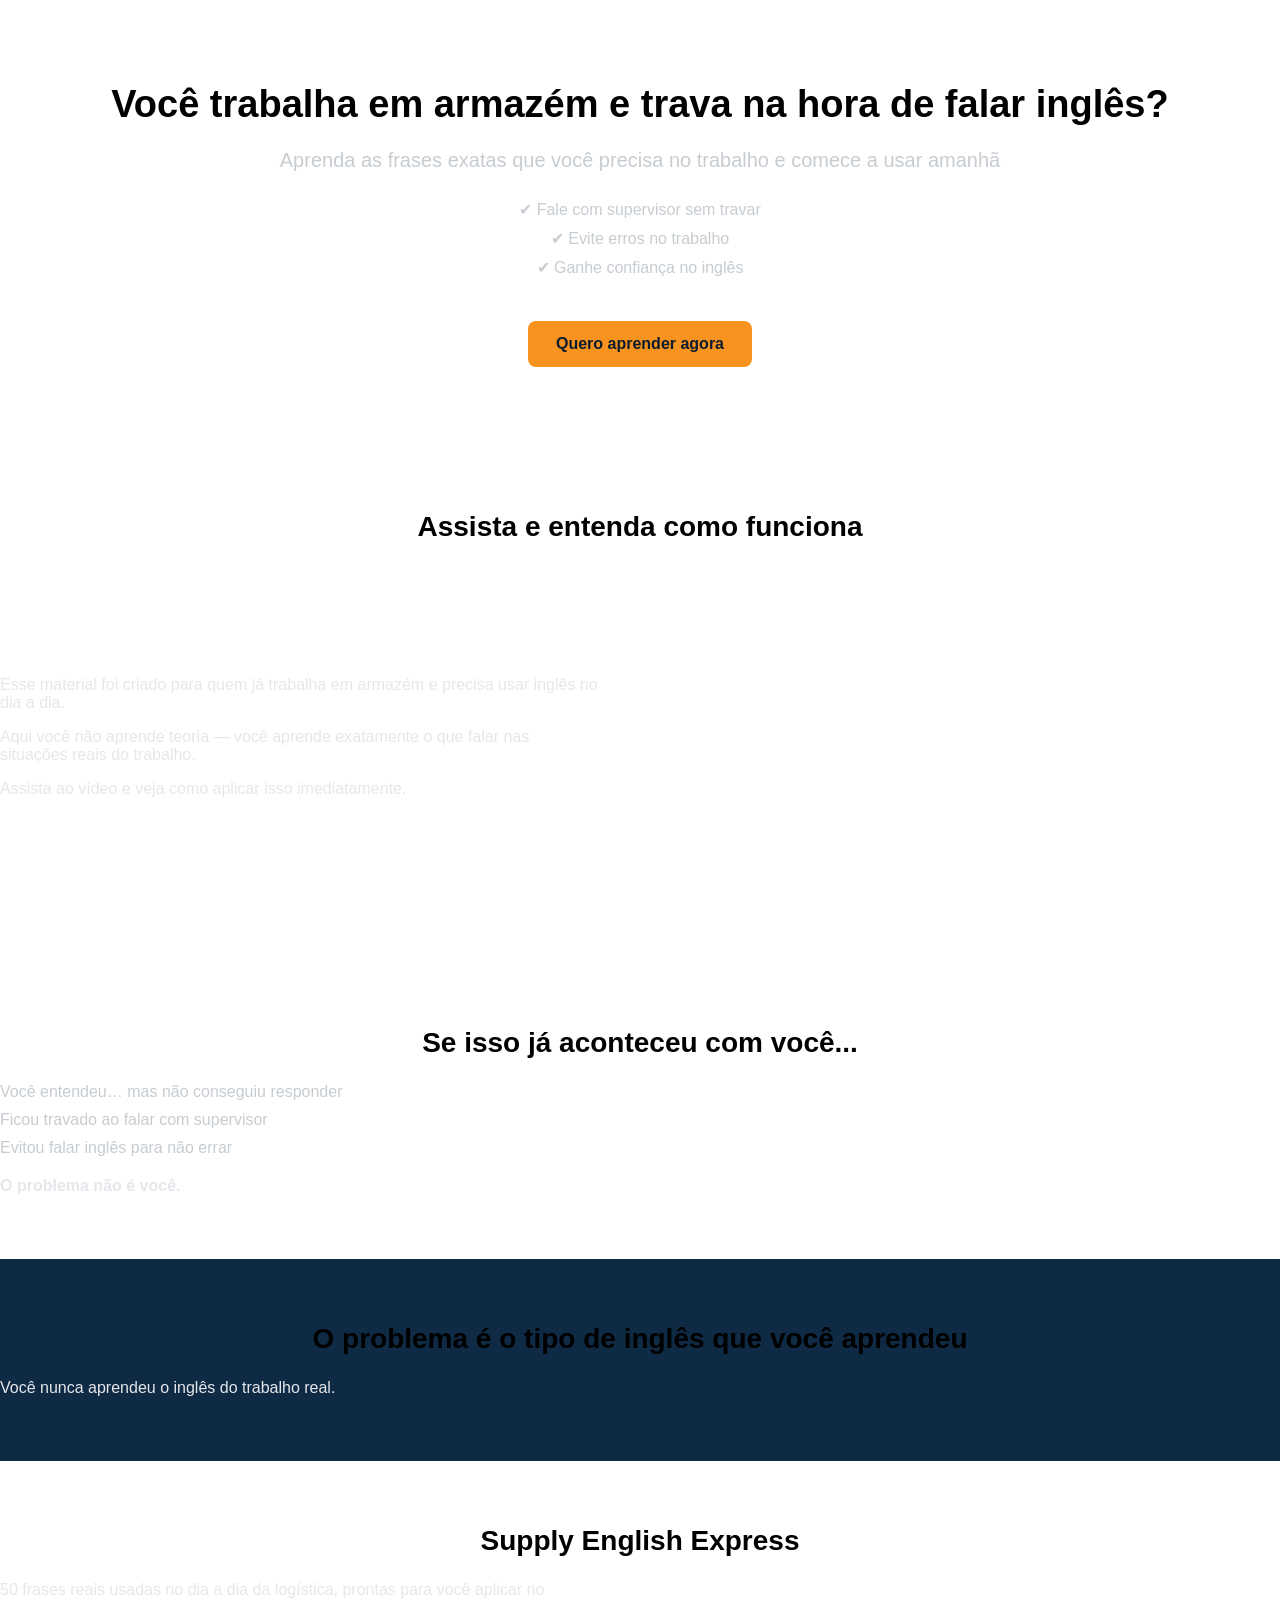
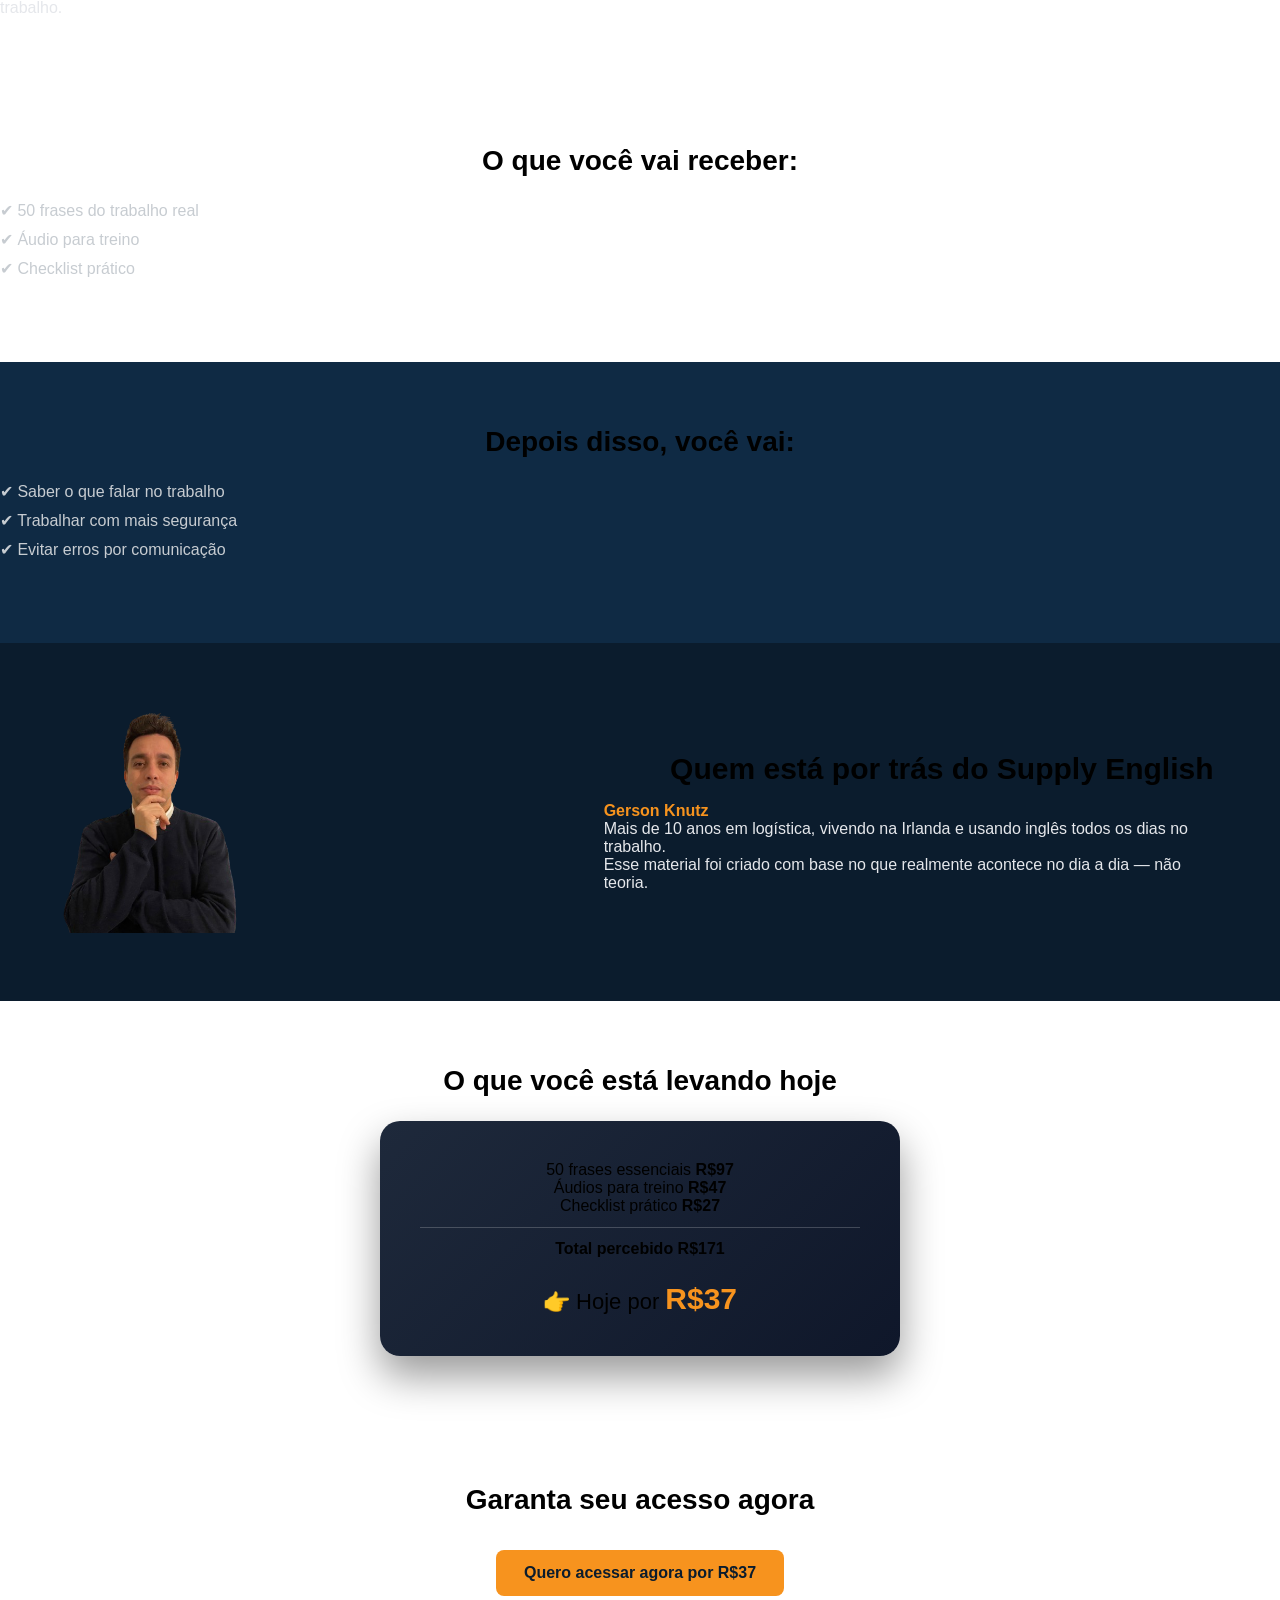
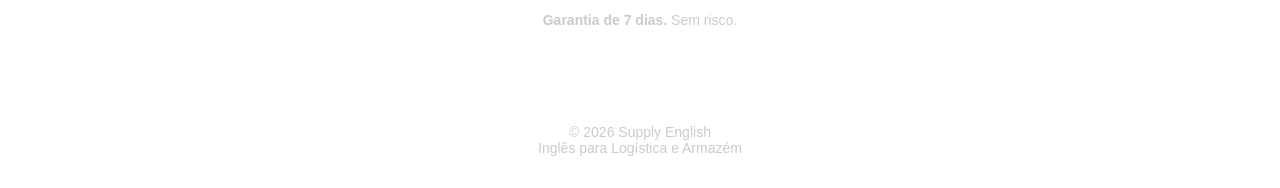
<file: src/express.html>
<!DOCTYPE html>
<html lang="pt-BR">
<head>
  <meta charset="UTF-8">
  <meta name="viewport" content="width=device-width, initial-scale=1.0">

  <title>Supply English Express | 50 Frases do Armazém</title>

  <meta name="description" content="Aprenda as frases essenciais em inglês para trabalhar em armazém e logística. Use no trabalho já no dia seguinte.">

  <link rel="stylesheet" href="./css/variables.css">
  <link rel="stylesheet" href="./css/global.css">
  <link rel="stylesheet" href="./css/express.css">
  <link rel="icon" href="./imagem/globo.png" type="image/png" />

  <link href="https://fonts.googleapis.com/css2?family=Inter:wght@400;600;700&display=swap" rel="stylesheet">
</head>

<body>

<!-- HERO -->
<section class="hero">
  <div class="container">

    <h1>Você trabalha em armazém e trava na hora de falar inglês?</h1>

    <p class="subtitle">
      Aprenda as frases exatas que você precisa no trabalho e comece a usar amanhã
    </p>

    <ul class="list">
      <li>✔ Fale com supervisor sem travar</li>
      <li>✔ Evite erros no trabalho</li>
      <li>✔ Ganhe confiança no inglês</li>
    </ul>

    <a href="#" class="cta-button">Quero aprender agora</a>

  </div>
</section>

<!-- VIDEO -->
<section class="section video-section">
  <div class="container">

    <h2>Assista e entenda como funciona</h2>

    <div class="video-grid">

      <div class="video-text">
        <p class="text">
          Esse material foi criado para quem já trabalha em armazém
          e precisa usar inglês no dia a dia.
        </p>

        <p class="text">
          Aqui você não aprende teoria — você aprende exatamente o que falar
          nas situações reais do trabalho.
        </p>

        <p class="text">
          Assista ao vídeo e veja como aplicar isso imediatamente.
        </p>
      </div>

      <div class="video-wrapper">
        <iframe 
          src="https://www.youtube.com/embed/SEU_VIDEO_AQUI"
          frameborder="0" 
          allowfullscreen>
        </iframe>
      </div>

    </div>

  </div>
</section>

<!-- DOR -->
<section class="section">
  <div class="container">

    <h2>Se isso já aconteceu com você...</h2>

    <ul class="list">
      <li>Você entendeu… mas não conseguiu responder</li>
      <li>Ficou travado ao falar com supervisor</li>
      <li>Evitou falar inglês para não errar</li>
    </ul>

    <p class="text"><strong>O problema não é você.</strong></p>

  </div>
</section>

<!-- QUEBRA -->
<section class="section alt">
  <div class="container">

    <h2>O problema é o tipo de inglês que você aprendeu</h2>

    <p class="text">
      Você nunca aprendeu o inglês do trabalho real.
    </p>

  </div>
</section>

<!-- SOLUÇÃO -->
<section class="section">
  <div class="container">

    <h2>Supply English Express</h2>

    <p class="text">
      50 frases reais usadas no dia a dia da logística,
      prontas para você aplicar no trabalho.
    </p>

  </div>
</section>

<!-- CONTEÚDO -->
<section class="section">
  <div class="container">

    <h2>O que você vai receber:</h2>

    <ul class="list">
      <li>✔ 50 frases do trabalho real</li>
      <li>✔ Áudio para treino</li>
      <li>✔ Checklist prático</li>
    </ul>

  </div>
</section>

<!-- BENEFÍCIOS -->
<section class="section alt">
  <div class="container">

    <h2>Depois disso, você vai:</h2>

    <ul class="list">
      <li>✔ Saber o que falar no trabalho</li>
      <li>✔ Trabalhar com mais segurança</li>
      <li>✔ Evitar erros por comunicação</li>
    </ul>

  </div>
</section>

<!-- AUTORIDADE -->
<section class="section author">
  <div class="container author-grid">

    <div class="author-image">
      <img src="./imagem/foto-perfil-removebg-preview.png" alt="Gerson Knutz">
    </div>

    <div class="author-text">

      <h2>Quem está por trás do Supply English</h2>

      <p class="text"><strong>Gerson Knutz</strong></p>

      <p class="text">
        Mais de 10 anos em logística, vivendo na Irlanda e usando inglês todos os dias no trabalho.
      </p>

      <p class="text">
        Esse material foi criado com base no que realmente acontece no dia a dia — não teoria.
      </p>

    </div>

  </div>
</section>

<!-- STACK -->
<section class="section stack">
  <div class="container">

    <h2>O que você está levando hoje</h2>

    <div class="stack-box">

      <div class="stack-item">
        <span>50 frases essenciais</span>
        <strong>R$97</strong>
      </div>

      <div class="stack-item">
        <span>Áudios para treino</span>
        <strong>R$47</strong>
      </div>

      <div class="stack-item">
        <span>Checklist prático</span>
        <strong>R$27</strong>
      </div>

      <div class="stack-total">
        <span>Total percebido</span>
        <strong>R$171</strong>
      </div>

      <div class="stack-final">
        👉 Hoje por <strong>R$37</strong>
      </div>

    </div>

  </div>
</section>

<!-- OFERTA -->
<section class="section oferta">
  <div class="container">

    <h2>Garanta seu acesso agora</h2>

    <a href="#" class="cta-button">
      Quero acessar agora por R$37
    </a>

    <p class="garantia">
      <strong>Garantia de 7 dias.</strong> Sem risco.
    </p>

  </div>
</section>

<!-- FOOTER -->
<footer class="footer">
  <div class="container">

    <p>© 2026 Supply English</p>

    <p class="footer-note">
      Inglês para Logística e Armazém
    </p>

  </div>
</footer>

</body>
</html>
</file>
<file: css/variables.css>
:root {
  /* BASE */
  --blue-dark: #020617;   /* 🔥 mais profundo (antes estava claro) */
  --blue-royal: #0f172a;  /* usado em seções */

  /* TEXTO */
  --white: #ffffff;
  --gray: #94a3b8;        /* 🔥 melhor leitura em fundo escuro */
  --gray-light: #cbd5f5;  /* subtítulos */

  /* DESTAQUE */
  --orange: #f97316;      /* 🔥 mais vibrante (melhor conversão) */
  --orange-light: #fb923c;
  --orange-dark: #ea580c;

  /* BASE EXTRA */
  --black: #020617;
}
</file>
<file: css/global.css>
* {
  margin: 0;
  padding: 0;
  box-sizing: border-box;
}

body {
  font-family: Arial;
}
</file>
<file: css/express.css>
/* =========================
   BASE
========================= */
body {
  background: linear-gradient(180deg, #020617 0%, #020617 60%, #0f172a 100%);
}

.container {
  width: 90%;
  max-width: 1100px;
  margin: 0 auto;
}

/* =========================
   LABEL TAG
========================= */
.label-tag {
  display: inline-block;
  font-size: 12px;
  font-weight: 600;
  letter-spacing: 2px;
  text-transform: uppercase;
  color: #f97316;
  margin-bottom: 14px;
}

/* =========================
   HERO
========================= */
.hero {
  padding: 100px 0 90px;
  text-align: center;
  position: relative;
}

.hero-badge {
  display: inline-block;
  background: rgba(249,115,22,0.1);
  border: 1px solid rgba(249,115,22,0.25);
  color: #fb923c;
  font-size: 13px;
  font-weight: 600;
  padding: 8px 20px;
  border-radius: 100px;
  margin-bottom: 28px;
  letter-spacing: 0.3px;
}

.hero h1 {
  font-size: 46px;
  line-height: 1.15;
  margin-bottom: 20px;
  max-width: 740px;
  margin-inline: auto;
  color: #fff;
}

.subtitle {
  font-size: 20px;
  color: #cbd5e1;
  margin-bottom: 32px;
  max-width: 620px;
  margin-inline: auto;
  line-height: 1.7;
}

.hero-checks {
  list-style: none;
  margin: 0 auto 32px;
  max-width: 400px;
}

.hero-checks li {
  font-size: 16px;
  color: #94a3b8;
  margin-bottom: 10px;
}

.hero-sub {
  margin-top: 14px;
  font-size: 13px;
  color: #64748b;
}

/* =========================
   BUTTON
========================= */
.cta-button {
  display: inline-block;
  padding: 18px 38px;
  border-radius: 12px;
  background: linear-gradient(135deg, #f97316, #fb923c);
  color: #020617;
  font-weight: 700;
  font-size: 16px;
  text-decoration: none;
  box-shadow: 0 15px 40px rgba(249,115,22,0.4);
  transition: all 0.3s ease;
}

.cta-button:hover {
  transform: translateY(-4px);
  box-shadow: 0 25px 55px rgba(249,115,22,0.5);
}

/* =========================
   SECTION BASE
========================= */
.section {
  padding: 80px 0;
}

.section.alt {
  background: linear-gradient(180deg, #0f172a, #020617);
  position: relative;
}

.section.alt::before {
  content: "";
  position: absolute;
  top: 0; left: 0;
  width: 100%; height: 1px;
  background: rgba(255,255,255,0.06);
}

h2 {
  font-size: 32px;
  margin-bottom: 24px;
  text-align: center;
  color: #fff;
  line-height: 1.2;
}

.text {
  color: #cbd5e1;
  font-size: 16px;
  max-width: 620px;
  margin-inline: auto;
  text-align: center;
  line-height: 1.7;
}

/* =========================
   DOR
========================= */
.section-dor {
  background: linear-gradient(180deg, #0f172a, #020617);
  position: relative;
}

.section-dor::before {
  content: "";
  position: absolute;
  top: 0; left: 0;
  width: 100%; height: 1px;
  background: rgba(255,255,255,0.06);
}

.dor-grid {
  display: grid;
  grid-template-columns: repeat(2, 1fr);
  gap: 16px;
  margin-top: 36px;
}

.dor-item {
  display: flex;
  align-items: flex-start;
  gap: 12px;
  background: rgba(239,68,68,0.05);
  border: 1px solid rgba(239,68,68,0.15);
  border-radius: 12px;
  padding: 18px;
}

.dor-x {
  font-size: 16px;
  color: #f87171;
  flex-shrink: 0;
  margin-top: 2px;
}

.dor-item p {
  font-size: 15px;
  color: #cbd5e1;
  line-height: 1.6;
  margin: 0;
}

.dor-conclusao {
  margin-top: 36px;
  text-align: center;
  background: rgba(249,115,22,0.05);
  border: 1px solid rgba(249,115,22,0.15);
  border-radius: 14px;
  padding: 24px 32px;
  max-width: 680px;
  margin-inline: auto;
  margin-top: 36px;
}

.dor-conclusao p {
  font-size: 17px;
  color: #e2e8f0;
  line-height: 1.7;
  margin: 0;
}

.dor-conclusao strong {
  color: #fb923c;
}

/* =========================
   SOLUÇÃO
========================= */
.solucao-container {
  text-align: center;
}

/* =========================
   VIDEO
========================= */
.video-grid {
  display: grid;
  grid-template-columns: 1fr 1fr;
  gap: 48px;
  align-items: center;
  margin-top: 40px;
}

.video-text {
  display: flex;
  flex-direction: column;
  gap: 16px;
}

.video-wrapper iframe {
  width: 100%;
  height: 340px;
  border-radius: 14px;
}

/* =========================
   CONTEÚDO
========================= */
.section-conteudo {
  text-align: center;
}

.conteudo-grid {
  display: grid;
  grid-template-columns: repeat(3, 1fr);
  gap: 24px;
  margin-top: 40px;
}

.conteudo-item {
  background: rgba(255,255,255,0.03);
  border: 1px solid rgba(255,255,255,0.08);
  border-radius: 16px;
  padding: 32px 24px;
  display: flex;
  flex-direction: column;
  align-items: center;
  gap: 12px;
  text-align: center;
}

.conteudo-icon {
  font-size: 36px;
}

.conteudo-item h3 {
  font-size: 17px;
  font-weight: 700;
  color: #f8fafc;
}

.conteudo-item p {
  font-size: 14px;
  color: #94a3b8;
  line-height: 1.6;
}

/* =========================
   STACK
========================= */
.section.stack {
  text-align: center;
}

.stack-box {
  background: linear-gradient(135deg, #1e293b, #020617);
  padding: 40px;
  border-radius: 20px;
  max-width: 520px;
  margin: 40px auto 0;
  box-shadow: 0 20px 60px rgba(0,0,0,0.6);
  border: 1px solid rgba(255,255,255,0.06);
}

.stack-item {
  display: flex;
  justify-content: space-between;
  margin-bottom: 14px;
  font-size: 16px;
  color: #e5e7eb;
}

.stack-total {
  border-top: 1px solid rgba(255,255,255,0.15);
  padding-top: 14px;
  margin-top: 14px;
  display: flex;
  justify-content: space-between;
  font-weight: 700;
  color: #e5e7eb;
  font-size: 16px;
}

.stack-final {
  margin-top: 28px;
  font-size: 20px;
  color: #e5e7eb;
}

.stack-final strong {
  font-size: 38px;
  color: #f97316;
}

/* =========================
   AUTOR
========================= */
.section.author {
  background: #020617;
  padding: 80px 0;
}

.author-grid {
  display: grid;
  grid-template-columns: 1fr 1.2fr;
  gap: 56px;
  align-items: center;
}

.author-image {
  display: flex;
  justify-content: center;
}

.author-image img {
  width: 100%;
  max-width: 360px;
  border-radius: 16px;
  object-fit: cover;
  box-shadow: 0 20px 60px rgba(0,0,0,0.4);
}

.author-text {
  display: flex;
  flex-direction: column;
  justify-content: center;
  text-align: left;
}

.author-text h2 {
  font-size: 30px;
  margin-bottom: 16px;
  text-align: left;
  color: #f8fafc;
}

.author-text strong {
  color: #f97316;
}

.author-text .text {
  font-size: 15px;
  line-height: 1.7;
  color: #cbd5e1;
  margin-bottom: 14px;
}

.author-mini-stats {
  display: flex;
  gap: 16px;
  margin-top: 24px;
  flex-wrap: wrap;
}

.mini-stat {
  display: flex;
  flex-direction: column;
  gap: 4px;
  background: rgba(249,115,22,0.06);
  border: 1px solid rgba(249,115,22,0.15);
  border-radius: 10px;
  padding: 12px 16px;
  flex: 1;
  min-width: 90px;
}

.mini-num {
  font-size: 22px;
  font-weight: 700;
  color: #f97316;
  line-height: 1;
}

.mini-desc {
  font-size: 12px;
  color: #94a3b8;
  line-height: 1.4;
}

/* =========================
   OFERTA FINAL
========================= */
.section.oferta {
  text-align: center;
}

.garantia-box {
  display: inline-flex;
  align-items: flex-start;
  gap: 12px;
  background: rgba(34,197,94,0.06);
  border: 1px solid rgba(34,197,94,0.2);
  border-radius: 14px;
  padding: 20px 28px;
  margin-top: 28px;
  max-width: 520px;
  text-align: left;
}

.garantia-icon {
  font-size: 24px;
  flex-shrink: 0;
}

.garantia {
  font-size: 14px;
  color: #94a3b8;
  line-height: 1.6;
  margin: 0;
}

.garantia strong {
  color: #4ade80;
}

.seguro {
  margin-top: 16px;
  font-size: 13px;
  color: #475569;
}

/* =========================
   FOOTER
========================= */
.footer {
  padding: 40px 0;
  text-align: center;
  color: #94a3b8;
  font-size: 14px;
}

.footer-note {
  margin-top: 8px;
}

/* =========================
   RESPONSIVO
========================= */
@media (max-width: 900px) {
  .dor-grid {
    grid-template-columns: 1fr;
  }

  .conteudo-grid {
    grid-template-columns: 1fr;
    max-width: 440px;
    margin-inline: auto;
  }

  .video-grid {
    grid-template-columns: 1fr;
    gap: 28px;
  }

  .author-grid {
    grid-template-columns: 1fr;
    gap: 32px;
    text-align: center;
  }

  .author-text {
    text-align: center;
  }

  .author-text h2 {
    text-align: center;
  }

  .author-text .text {
    text-align: center !important;
  }

  .author-image img {
    max-width: 260px;
  }

  .author-mini-stats {
    justify-content: center;
  }

  .video-wrapper iframe {
    height: 260px;
  }
}

@media (max-width: 600px) {
  .hero {
    padding: 72px 0 60px;
  }

  .hero h1 {
    font-size: 30px;
  }

  h2 {
    font-size: 24px;
  }

  .subtitle {
    font-size: 16px;
  }

  .stack-box {
    padding: 24px 20px;
  }

  .stack-final strong {
    font-size: 30px;
  }

  .garantia-box {
    flex-direction: column;
    text-align: center;
    padding: 20px;
  }

  .cta-button {
    width: 100%;
    max-width: 320px;
    display: block;
    margin-inline: auto;
  }
}

/* =========================
   EMPRESAS
========================= */
.empresas-label {
  font-size: 12px;
  font-weight: 600;
  letter-spacing: 1.5px;
  text-transform: uppercase;
  color: #64748b;
  margin-top: 28px;
  margin-bottom: 12px;
}

.empresas-grid {
  display: flex;
  flex-wrap: wrap;
  gap: 10px;
}

.empresa-badge {
  display: inline-flex;
  align-items: center;
  gap: 6px;
  background: rgba(255,255,255,0.04);
  border: 1px solid rgba(255,255,255,0.1);
  border-radius: 8px;
  padding: 8px 14px;
  font-size: 14px;
  font-weight: 600;
  color: #f8fafc;
  white-space: nowrap;
}

.empresa-badge span {
  font-size: 11px;
  font-weight: 400;
  color: #64748b;
}

@media (max-width: 900px) {
  .empresas-grid {
    justify-content: center;
  }

  .empresas-label {
    text-align: center;
  }
}
</file>
<file: src/css/variables.css>
:root {
  --blue-dark: #0B1C2D;
  --blue-royal: #0F2A44;
  --white: #FFFFFF;
  --gray: #C7CCD1;
  --orange: #F7931E;
  --orange-dark: #D97706;
  --black: #1a1a1a;
}
</file>
<file: src/css/global.css>
* {
  margin: 0;
  padding: 0;
  box-sizing: border-box;
}

body {
  font-family: Arial;
}
</file>
<file: src/css/main.css>
/* RESET */
* {
  margin: 0;
  padding: 0;
  box-sizing: border-box;
}

/* BASE */
body {
  font-family: Arial, Helvetica, sans-serif;
  background-color: var(--blue-dark);
  color: var(--white);
  line-height: 1.6;
}

/* CONTAINER */
.container {
  width: 90%;
  max-width: 1100px;
  margin: 0 auto;
}

/* TIPOGRAFIA */
h1 {
  font-size: 44px;
  margin-bottom: 20px;
  line-height: 1.2;
}

h2 {
  font-size: 28px;
  margin-bottom: 32px;
}

.subtitle,
.support {
  font-size: 20px;
  font-weight: 600;
  color: var(--gray);
  margin-bottom: 20px;
}

.text {
  max-width: 600px;
  color: var(--gray);
  font-size: 16px;
}

/* TAG */
.tag {
  display: inline-block;
  margin-bottom: 16px;
  font-size: 14px;
  color: var(--orange);
  font-weight: 600;
}

/* ================= HERO ================= */

.hero-main {
  position: relative;
  min-height: 90vh;
  padding: 120px 0 0;
  overflow: hidden;
 background: var(--blue-dark);

}

/* GRID */
.hero-grid {
  display: grid;
  grid-template-columns: 1.2fr 1fr;
  gap: 60px;
  align-items: center;
}

/* BOTÃO */
.cta-button {
  display: inline-block;
  margin-top: 28px;

  background: linear-gradient(135deg, #f97316, #fb923c);
  color: #020617;

  padding: 16px 32px;
  border-radius: 12px;

  font-weight: 700;
  font-size: 16px;

  text-decoration: none;

  box-shadow: 0 12px 30px rgba(249,115,22,0.35);

  transition: all 0.3s ease;
}

.cta-button:hover {
  transform: translateY(-4px);
}

/* PROVA */
.hero-actions {
  margin-top: 32px;
  display: flex;
  flex-direction: column;
  gap: 14px;
}



/* IMAGEM HERO (🔥 CORRIGIDO) */
.hero-image {
  position: absolute;
  right: 0;
  bottom: 0;
  height: 100%;

  display: flex;
  align-items: flex-end;
}

.hero-image img {
  height: 100%;
  max-height: 600px;
  object-fit: contain;

  transform: translateY(10px);
}

/* FADE TRANSIÇÃO */
.hero-main::after {
  content: "";
  position: absolute;
  bottom: 0;
  left: 0;
  width: 100%;
  height: 120px;

  background: linear-gradient(
    to bottom,
    rgba(2,6,23,0),
    rgba(2,6,23,1)
  );
}

/* ================= SEÇÕES ================= */

.section {
  padding: 80px 0;
}

.section.alt {
  background-color: var(--blue-royal);
}

.section-title {
  text-align: center;
  font-size: 32px;
  margin-bottom: 48px;
}

/* VIDEO */
.video-grid {
  display: grid;
  grid-template-columns: 1.2fr 1fr;
  gap: 40px;
  align-items: center;
}

.video-wrapper iframe {
  width: 100%;
  height: 400px;
  border-radius: 12px;
}

.video-text {
  display: flex;
  flex-direction: column;
  gap: 16px;
}

/* LISTAS */
.list {
  list-style: none;
}

.list li {
  margin-bottom: 12px;
  color: var(--gray);
}

/* GRID */
.grid {
  display: grid;
  gap: 18px;
  grid-template-columns: repeat(auto-fit, minmax(250px, 1fr));
}

/* ================= MÓDULOS ================= */

.modules-grid {
  display: grid;
  grid-template-columns: repeat(4, 1fr);
  gap: 28px;
  margin-top: 48px;
}

.module-box {
  background: white;
  color: black;
  padding: 28px;
  border-radius: 16px;
  text-align: center;
  border: 2px solid rgba(248,133,2,0.5);
  transition: 0.3s;
}

.module-box:hover {
  transform: translateY(-5px);
  border-color: var(--orange);
}

.module-icon {
  font-size: 32px;
}

.module-number {
  font-size: 13px;
  opacity: 0.6;
}

.module-box h3 {
  margin: 16px 0;
}

.module-toggle {
  background: var(--orange);
  border: none;
  padding: 10px 20px;
  border-radius: 20px;
  cursor: pointer;
  font-weight: bold;
}

.module-details {
  display: none;
}

/* ================= AUTOR ================= */

.author-grid {
  display: grid;
  grid-template-columns: 1fr 1.2fr;
  gap: 40px;
  align-items: center;
}

.author-image img {
  width: 100%;
  border-radius: 12px;
}

/* ================= CTA FINAL ================= */

.cta-final {
  padding: 80px 0;
  text-align: center;
}

/* ================= FOOTER ================= */

.footer {
  padding: 20px;
  text-align: center;
  color: var(--gray);
}

/* ================= MODAL ================= */

.modal-overlay {
  display: none;
  position: fixed;
  inset: 0;
  background: rgba(0,0,0,0.75);
  justify-content: center;
  align-items: center;
  z-index: 999;
}

.modal-overlay.active {
  display: flex;
}

.modal-box {
  background: var(--blue-dark);
  color: white;
  padding: 30px;
  border-radius: 16px;
  width: 90%;
  max-width: 450px;
  animation: fadeIn 0.3s ease;
}

#closeModal {
  float: right;
  font-size: 20px;
  cursor: pointer;
  border: none;
  background: none;
  color: white;
}

@keyframes fadeIn {
  from {
    opacity: 0;
    transform: scale(0.95);
  }
  to {
    opacity: 1;
    transform: scale(1);
  }
}

/* ================= RESPONSIVO ================= */

@media (max-width: 1024px) {
  .modules-grid {
    grid-template-columns: repeat(2, 1fr);
  }
}

@media (max-width: 768px) {
  .hero-grid,
  .author-grid {
    grid-template-columns: 1fr;
    text-align: center;
  }

  h1 {
    font-size: 32px;
  }

  .hero-image {
    position: relative;
    height: auto;
    justify-content: center;
    margin-top: 40px;
  }

  .hero-image img {
    height: auto;
    max-width: 280px;
    transform: none;
  }

  .video-grid {
    display: flex;
    flex-direction: column;
    gap: 24px;
  }

  .video-text {
    order: 1;
    text-align: center;
  }

  .video-wrapper {
    order: 2;
  }

  .video-wrapper iframe {
    height: 220px;
  }
}

@media (max-width: 600px) {
  .modules-grid {
    grid-template-columns: 1fr;
  }
}
</file>
<file: css/main.css>
/* RESET */
* {
  margin: 0;
  padding: 0;
  box-sizing: border-box;
}

body {
  font-family: 'Inter', sans-serif;

  background:
    radial-gradient(circle at 80% 20%, rgba(249,115,22,0.15), transparent 40%),
    radial-gradient(circle at 10% 80%, rgba(59,130,246,0.12), transparent 40%),
    #020617;

  color: #f8fafc;
  overflow-x: hidden;
}

/* =========================
   CONTAINER
========================= */

.container {
  width: 90%;
  max-width: 1100px;
  margin: 0 auto;
}
.brand {
  display: flex;
  align-items: center;
  gap: 12px;
  margin-bottom: 24px;
}

.brand span {
 text-transform: uppercase;
}

.brand img {
  width: 36px;
  height: 36px;

  filter: drop-shadow(0 4px 12px rgba(249,115,22,0.4));
}

.brand-text {
  display: flex;
  flex-direction: column;
  line-height: 1.1;
}

.brand-main {
  font-family: 'Manrope', sans-serif;
  font-weight: 700;
  font-size: 16px;
  color: #f97316;
}

.brand-sub {
  font-size: 12px;
  color: #64748b;
  letter-spacing: 0.3px;
}


/* =========================
   HERO
========================= */

.hero-main {
  position: relative;

  overflow: hidden;

  padding: 110px 0 160px;

  min-height: 85vh;
}

/* GRID */
.hero-grid {
  display: grid;
  grid-template-columns: 1fr 1fr;

  align-items: center;

  gap: 40px;
}

/* TEXTO */
.hero-text {
  position: relative;
  z-index: 2;

  max-width: 620px;
}

/* BRAND */
.brand {
  display: flex;
  align-items: center;

  gap: 12px;

  margin-bottom: 24px;
}

.brand img {
  width: 42px;
}

.brand span {
  font-size: 24px;
  font-weight: 700;

  color: #fff;
}

/* TITULO */
.hero-text h1 {
  font-size: 58px;
  line-height: 1.05;

  margin-bottom: 24px;

  color: #fff;
}

/* SUB */
.subtitle {
  font-size: 21px;
  line-height: 1.7;

  color: #cbd5e1;

  max-width: 560px;
}

/* CTA */
.hero-actions {
  margin-top: 35px;
}

/* BOTÃO */
.cta-button {
  display: inline-flex;
  justify-content: center;
  align-items: center;

  padding: 18px 34px;

  border-radius: 10px;

  background: linear-gradient(
    135deg,
    #f97316,
    #fb923c
  );

  color: #020617;

  text-decoration: none;

  font-size: 16px;
  font-weight: 700;

  transition: 0.3s ease;
}

.cta-button:hover {
  transform: translateY(-3px);
}

/* FOTO */
.hero-image {
  position: absolute;

  right: 0;
  bottom: 0;

  height: 100%;

  display: flex;
  align-items: flex-end;

  z-index: 1;
}

.hero-image img {
  height: 100%;

  max-height: 760px;

  object-fit: contain;
}

/* =========================================
   HERO PROOF
========================================= */

.hero-proof {
  position: absolute;

  bottom: 35px;
  left: 50%;

  transform: translateX(-50%);

  width: 100%;
  max-width: 1100px;

  display: flex;
  justify-content: space-between;

  gap: 16px;

  z-index: 10;
}

/* ITEMS */
.proof-item {
  flex: 1;

  text-align: center;

  padding: 14px 18px;

  border: 1px solid rgba(255,255,255,0.12);

  background: rgba(255,255,255,0.03);

  backdrop-filter: blur(8px);

  color: #fff;

  font-size: 12px;
  font-weight: 700;

  letter-spacing: 0.4px;

  text-transform: uppercase;
}

.brand {
  display: flex;
  align-items: center;
  gap: 10px;
  margin-bottom: 40px;
}

.brand img {
  width: 40px;
}

.brand span {
  font-weight: 600;
  font-size: 30px;
  color: #f97316;
  letter-spacing: 0.5px;
  
}

/* =========================
   HEADLINE
========================= */

.hero h1 {
  font-family: 'Manrope', sans-serif;

  font-size: 30px;
  line-height: 1.1;
  font-weight: 800;

  margin-bottom: 20px;
  max-width: 560px;

  background: linear-gradient(180deg, #ffffff, #cbd5f5);

  background-clip: text;            /* padrão */
  -webkit-background-clip: text;    /* safari/chrome */

  color: transparent;               /* padrão */
  -webkit-text-fill-color: transparent;
}

/* =========================
   SUBTITLE
========================= */

.subtitle {
  font-size: 18px;
  line-height: 1.6;

  color: #94a3b8;
  max-width: 480px;

  margin-bottom: 24px;
}

/* =========================
   CTA
========================= */

.cta-button {
  display: inline-block;

  padding: 16px 42px;
  border-radius: 12px;

  background: linear-gradient(135deg, #f97316, #fb923c);
  color: #020617;

  font-weight: 700;
  font-size: 15px;

  text-decoration: none;

  box-shadow: 0 10px 30px rgba(249,115,22,0.4);

  transition: all 0.3s ease;
}

.cta-button:hover {
  transform: translateY(-3px);
  box-shadow: 0 20px 50px rgba(249,115,22,0.6);
}

/* =========================
   PROOF
========================= */

.hero-proof {
  margin-top: 16px;
  display: flex;
  gap: 14px;
  flex-wrap: wrap;

  font-size: 13px;
  color: #64748b;
}

/* =========================
   IMAGE (CHAVE DO DESIGN)
========================= */

.hero-image {
  position: absolute;
  right: 0;
  bottom: 0;

  height: 100%;

  display: flex;
  align-items: flex-end;
}

.hero-image img {
  height: 92%;
  max-height: 650px;
  object-fit: contain;

  filter: drop-shadow(0 30px 60px rgba(0,0,0,0.7));
}

/* =========================
   GLOW (EFEITO PREMIUM)
========================= */

.hero-main::before {
  content: "";
  position: absolute;

  right: 0;
  top: 0;

  width: 500px;
  height: 500px;

  background: radial-gradient(circle, rgba(249,115,22,0.25), transparent 70%);
  filter: blur(80px);
}

/* ===============================
   METHOD 3D
================================ */

.method-section{

    padding:100px 0;

    background:#020617;

}

.method-header{

    max-width:760px;

    margin:0 auto 70px;

    text-align:center;

}

.method-label{

    display:inline-block;

    margin-bottom:18px;

    color:#f97316;

    font-size:14px;

    font-weight:700;

    letter-spacing:3px;

    text-transform:uppercase;

}

.method-header h2{

    font-size:38px;

    line-height:1.5;

    margin-bottom:24px;

    color:#fff;

    text-transform:uppercase;

}

.method-header p{

    font-size:18px;

    line-height:1.8;

    color:#cbd5e1;

}

.method-grid{

    display:grid;

    grid-template-columns:repeat(3,1fr);

    gap:28px;

}

.method-card{

    background:rgba(255,255,255,.03);

    border:1px solid rgba(255,255,255,.08);

    border-radius:20px;

    padding:35px;

    transition:.35s;

    backdrop-filter:blur(12px);

}

.method-card:hover{

    transform:translateY(-8px);

    border-color:#f97316;

    box-shadow:0 25px 60px rgba(0,0,0,.35);

}

.method-letter{

    display:inline-block;

    margin-bottom:16px;

    color:#f97316;

    font-size:13px;

    font-weight:700;

    letter-spacing:2px;

    text-transform:uppercase;

}

.method-card h3{

    font-size:28px;

    margin-bottom:18px;

    color:#fff;

}

.method-card p{

    color:#cbd5e1;

    line-height:1.8;

    font-size:16px;

}
/* =========================
   FADE INFERIOR
========================= */

.hero-main::after {
  content: "";
  position: absolute;

  bottom: 0;
  left: 0;

  width: 100%;
  height: 120px;

  background: linear-gradient(to bottom, transparent, #020617);
}
/* ================= SEÇÕES ================= */

.section {
  padding: 80px 0;
}

.section.alt {
  background-color: var(--blue-royal);
}

.section-title {
  text-align: center;
  font-size: 27px;
  margin-bottom: 48px;
  text-transform: uppercase;
}

.quote-section {
  min-height: 220px;
  padding: 60px 20px;

  display: flex;
  align-items: center;
  justify-content: center;
  position: relative;
  background: linear-gradient(180deg, #1e293b, #020617);

  text-align: center;
}

.quote {
  font-size: 20px;
  max-width: 700px;
  margin: 0 auto;

  color: #facc15; /* 🔥 dourado */
  font-weight: 500;

  line-height: 3.0;
}

.quote-section::after {
  content: "";
  position: absolute;
  bottom: 0;
  left: 0;
  width: 100%;
  height: 80px;

  background: linear-gradient(
    to bottom,
    rgba(2,6,23,0),
    rgba(2,6,23,1)
  );
}

.hero-content {
  gap: 20px; /* reduz espaçamento interno */
}

.hero h1 {
  margin-bottom: 16px;
  text-transform: uppercase;

}

.hero p {
  margin-bottom: 20px;
}

/* VIDEO */
.video-grid {
  display: grid;
  grid-template-columns: 1.2fr 1fr;
  gap: 40px;
  align-items: center;
}

.video-wrapper iframe {
  width: 100%;
  height: 400px;
  border-radius: 12px;
}

.video-text {
  display: flex;
  flex-direction: column;
  gap: 16px;
}

.container h2 {
  text-transform: uppercase;
}

/* LISTAS */
.list {
  list-style: none;
}

.list li {
  margin-bottom: 12px;
  color: var(--gray);
}

/* GRID */
.grid {
  display: grid;
  gap: 18px;
  grid-template-columns: repeat(auto-fit, minmax(250px, 1fr));
}

/* ================= MÓDULOS ================= */

.module-box {
  background: #fff;

  border-radius: 24px;

  padding: 28px 24px;

  text-align: center;

  display: flex;
  flex-direction: column;
  align-items: center;

  min-height: 260px;

  transition: 0.4s ease;

  overflow: hidden;
}

/* BOTÃO */
.module-toggle {
  margin-top: auto;

  padding: 12px 24px;

  border: none;
  border-radius: 999px;

  background: linear-gradient(135deg, #f97316, #fb923c);

  color: white;

  font-weight: 600;

  cursor: pointer;
}

/* LISTA ESCONDIDA */
.module-details {
  list-style: none;

  width: 100%;

  margin-top: 0;

  max-height: 0;

  overflow: hidden;

  opacity: 0;

  transition:
    max-height 0.4s ease,
    margin-top 0.4s ease,
    opacity 0.3s ease;

  text-align: left;
}

/* ITENS */
.module-details li {
  padding: 10px 0;

  border-bottom: 1px solid rgba(0,0,0,0.06);

  font-size: 15px;

  line-height: 1.5;

  color: #334155;
}

/* EXPANDIDO */
.module-box.active .module-details {
  max-height: 300px;

  margin-top: 24px;

  opacity: 1;
}

.modules-grid {
  display: grid;
  grid-template-columns: repeat(4, 1fr);
  gap: 28px;
  margin-top: 48px;
}

.module-box {
  background: white;
  color: black;
  padding: 28px;
  border-radius: 16px;
  text-align: center;
  border: 2px solid rgba(248,133,2,0.5);
  transition: 0.3s;
  display: flex;
  flex-direction: column;
  align-items: center;
}

.module-box:hover {
  transform: translateY(-5px);
  border-color: var(--orange);
}

.module-icon {
  font-size: 32px;
}

.module-number {
  font-size: 13px;
  opacity: 0.6;
}

.module-box h3 {
  margin: 16px 0;
}

/* =========================
   AUTHOR SECTION
========================= */

.section.author {
  background: #020617;
  padding: 80px 0;
}

/* GRID */
.author-grid {
  display: grid;
  grid-template-columns: 1fr 1.2fr;
  gap: 60px;
  align-items: center;
}

/* IMAGEM */
.author-image {
  display: flex;
  justify-content: center;
}

.author-image img {
  width: 100%;
  max-width: 420px; /* 🔥 tamanho ideal */
  border-radius: 16px;
  object-fit: cover;

  box-shadow: 0 20px 60px rgba(0,0,0,0.4);
}

/* TEXTO */
.author-text {
  display: flex;
  flex-direction: column;
  justify-content: center;

  text-align: left; /* 👈 alinhado à esquerda */
  max-width: 520px;
}

/* TÍTULO */
.author-text h2 {
  font-size: 32px;
  margin-bottom: 20px;
  line-height: 1.3;

  color: #f8fafc;
}

/* NOME */
.author-text strong {
  color: var(--orange);
}

/* PARÁGRAFOS */
.author-text .text {
  font-size: 16px;
  line-height: 1.6;
  color: #cbd5f5;

  margin-bottom: 14px;
}

/* =========================
   OFFER BOX
========================= */

.offer-box-section {
  padding: 80px 0;
  background: #020617;
  display: flex;
  justify-content: center;
}

.offer-box-section .container {
  display: flex;
  justify-content: center;
}

.offer-box {
  background: linear-gradient(135deg, #0f172a, #020617);
  border-radius: 20px;

  padding: 50px 40px;
  text-align: center;
   margin: 0 auto;
  max-width: 420px;
  width: 100%;

  box-shadow: 0 30px 80px rgba(0,0,0,0.5);
}

/* TÍTULO */
.offer-box h2 {
  font-size: 28px;
  margin-bottom: 16px;
  color: #f8fafc;
}

/* TEXTO */
.offer-text {
  font-size: 15px;
  color: #cbd5f5;
  margin-bottom: 30px;
  line-height: 1.5;
}

/* PREÇO */
.offer-price {
  margin-bottom: 30px;
}

.price-main {
  display: block;
  font-size: 26px;
  font-weight: bold;
  color: var(--orange);
}

.price-alt {
  font-size: 14px;
  color: #94a3b8;
}

/* BOTÃO */
.cta-offer {
  display: inline-block;

  background: linear-gradient(135deg, #f97316, #fb923c);
  color: #020617;

  padding: 18px 42px;
  border-radius: 12px;

  font-weight: bold;
  text-decoration: none;

  box-shadow: 0 15px 40px rgba(249,115,22,0.4);

  transition: all 0.3s ease;
}

.cta-offer:hover {
  transform: translateY(-4px);
}

/* ================= FOOTER ================= */

.footer {
  padding: 20px;
  text-align: center;
  color: var(--gray);
}

/* ================= MODAL ================= */

/* MODAL OVERLAY */
.modal-overlay {
  position: fixed;
  inset: 0;

  background: rgba(0,0,0,0.75);

  display: flex;
  justify-content: center;
  align-items: center;

  opacity: 0;
  visibility: hidden;

  transition: 0.3s ease;

  z-index: 999;
}

/* MODAL ATIVO */
.modal-overlay.active {
  opacity: 1;
  visibility: visible;
}

/* BOX */
.modal-box {
  width: 90%;
  max-width: 300px; /* 🔥 MAIS ESTREITO */

  padding: 28px 24px;

  border-radius: 24px;

  background: linear-gradient(135deg, #0f172a, #020617);

  box-shadow: 0 30px 80px rgba(0,0,0,0.45);

  transform: translateY(20px);

  transition: 0.3s ease;
}

/* ANIMAÇÃO */
.modal-overlay.active .modal-box {
  transform: translateY(0);
}

/* LISTA */
#modalContent {
  list-style: none;

  display: flex;
  flex-direction: column;

  gap: 18px;

  margin-top: 16px;
}

/* ITENS */
#modalContent li {
  position: relative;

  padding-left: 18px;

  font-size: 15px;
  line-height: 1.6;

  color: #f8fafc;
}

#modalContent li::before {
  content: "•";

  position: absolute;
  left: 0;

  color: #f97316;
}

/* BOTÃO FECHAR */
#closeModal {
  background: none;
  border: none;

  color: white;

  font-size: 22px;

  cursor: pointer;

  position: absolute;
  top: 16px;
  right: 18px;
}

/* =========================
   FAQ SECTION
========================= */

.faq-section {
  padding: 120px 0;
  background: #0b1120;
}

/* TÍTULO */
.faq-title {
  text-align: center;

  font-size: 30px;
  font-weight: 700;

  color: #f8fafc;

  margin-bottom: 70px;
  text-transform: uppercase;
}

/* LAYOUT */
.faq-layout {
  display: grid;
  grid-template-columns: 1.5fr 420px;
  gap: 70px;
  align-items: start;
}

/* =========================
   FAQ LIST
========================= */

.faq-list {
  width: 100%;
}

/* ITEM */
.faq-item {
  border-bottom: 1px solid rgba(255,255,255,0.08);
  padding: 26px 0;
}

/* BOTÃO */
.faq-question {
  width: 100%;

  display: flex;
  justify-content: space-between;
  align-items: center;

  background: transparent;
  border: none;

  cursor: pointer;

  color: #f8fafc;

  font-size: 26px;
  font-weight: 600;

  text-align: left;

  transition: 0.3s;
}

.faq-question:hover {
  opacity: 0.8;
}

/* ÍCONE */
.faq-icon {
  font-size: 34px;
  color: #f97316;

  transition: 0.3s;
}

/* RESPOSTA */
.faq-answer {
  max-height: 0;
  overflow: hidden;

  transition: all 0.4s ease;

  opacity: 0;
}

/* TEXTO */
.faq-answer p {
  margin-top: 24px;

  color: #cbd5e1;

  font-size: 18px;
  line-height: 1.8;

  max-width: 90%;
}

/* ITEM ATIVO */
.faq-item.active .faq-answer {
  max-height: 400px;
  opacity: 1;
}

.faq-item.active .faq-icon {
  transform: rotate(45deg);
}

/* =========================
   SIDE AREA
========================= */

.faq-side {
  display: flex;
  flex-direction: column;
  gap: 30px;
}

/* CARD */
.faq-support,
.faq-guarantee {
  background: rgba(255,255,255,0.04);

  border: 1px solid rgba(255,255,255,0.06);

  border-radius: 24px;

  padding: 34px;
}

/* SUPORTE */
.faq-support h3 {
  font-size: 24px;
  line-height: 1.4;

  color: #f8fafc;

  margin-bottom: 18px;
}

.faq-support p {
  color: #cbd5e1;
  line-height: 1.6;

  margin-bottom: 24px;
}

/* BOTÃO */
.faq-whatsapp {
  display: inline-flex;
  justify-content: center;
  align-items: center;

  width: 100%;

  padding: 18px 24px;

  background: linear-gradient(
    135deg,
    #22c55e,
    #16a34a
  );

  color: white;

  text-decoration: none;

  border-radius: 14px;

  font-weight: 700;

  transition: 0.3s;
}

.faq-whatsapp:hover {
  transform: translateY(-3px);
}

/* GARANTIA */
.faq-guarantee {
  text-align: center;
}

.guarantee-badge {
  width: 120px;
  height: 120px;

  margin: 0 auto 22px;

  border-radius: 50%;

  background: linear-gradient(
    135deg,
    #f97316,
    #fb923c
  );

  display: flex;
  justify-content: center;
  align-items: center;

  color: #0f172a;

  font-size: 28px;
  font-weight: 800;

  box-shadow: 0 20px 50px rgba(249,115,22,0.35);
}

.faq-guarantee p {
  color: #cbd5e1;
  line-height: 1.7;
}

.faq-whatsapp {
  display: inline-flex;
  align-items: center;
  justify-content: center;

  gap: 16px;

  padding: 18px 28px;
}

.faq-whatsapp i {
  font-size: 28px; /* 🔥 maior */

  flex-shrink: 0;
}

@keyframes fadeIn {
  from {
    opacity: 0;
    transform: scale(0.95);
  }
  to {
    opacity: 1;
    transform: scale(1);
  }
}


/* NOTEBOOK */

@media (max-width: 1200px) {

  .hero-main {
    padding: 100px 0 180px;
  }

  .hero-grid {
    gap: 50px;
  }

  .hero-text h1 {
    font-size: 48px;
  }

  .subtitle {
    font-size: 18px;
  }

  .hero-image img {
    max-height: 620px;
  }

  .hero-proof {
    max-width: 900px;

    flex-wrap: wrap;

    justify-content: center;
  }

  .proof-item {
    flex: unset;

    min-width: 240px;
  }

  .faq-layout {
    grid-template-columns: 1fr;
  }

  .faq-side {
    width: 100%;
  }

}


@media (max-width: 1100px) {

  .faq-layout {
    display: flex;
    flex-direction: column;

    gap: 40px;
  }

  .faq-list {
    width: 100%;
  }

  .faq-side {
    width: 100%;

    display: flex;
    flex-direction: column;

    gap: 24px;
  }

}

/* TABLET */
@media (max-width: 900px) {

  .hero-main {
    padding: 100px 0 80px;
  }

  .hero-grid {
    grid-template-columns: 1fr;
    text-align: center;
  }

  .hero-text {
    max-width: 700px;
    margin: 0 auto;
  }

  .brand {
    justify-content: center;
  }

  .hero-text h1 {
    font-size: 42px;
  }

  .subtitle {
    font-size: 18px;
  }

  .hero-actions {
    align-items: center;
  }

  .hero-image {
    position: relative;

    right: auto;
    bottom: auto;

    height: auto;

    justify-content: center;

    margin-top: 50px;
  }

  .hero-image img {
    width: 100%;
    max-width: 380px;

    max-height: none;

    transform: none;
  }

  .hero-proof {
    position: relative;

    bottom: auto;
    left: auto;

    margin-top: 30px;

    width: 100%;

    justify-content: center;

    flex-wrap: wrap;
  }

  .proof-item {
    width: auto;
  }

  .video-grid,
  .author-grid,
  .faq-layout {
    grid-template-columns: 1fr;
  }

  .video-text,
  .author-text {
    text-align: center;
  }

  .author-image img {
    max-width: 320px;
  }

  .modules-grid {
    grid-template-columns: repeat(2, 1fr);
  }

}

/* MOBILE */
@media (max-width: 768px) {

  .hero-main {
    padding: 70px 0 60px;
  }

  .hero-text h1 {
    font-size: 34px;
    line-height: 1.1;
  }

  .subtitle {
    font-size: 16px;
    line-height: 1.6;
  }

  .cta-button {
    width: 100%;
    max-width: 320px;
  }

  .hero-proof {
    flex-direction: column;
    align-items: center;
    gap: 12px;
  }

  .proof-item {
    width: 100%;
    max-width: 320px;
  }

  .hero-image img {
    max-width: 280px;
  }

  .video-wrapper iframe {
    height: 220px;
  }

  .faq-section {
    padding: 80px 0;
  }

  .faq-title {
    font-size: 28px;
    margin-bottom: 40px;
  }

  .faq-question {
    font-size: 18px;
  }

  .faq-answer p {
    font-size: 15px;
  }

  .modules-grid {
    grid-template-columns: 1fr;
  }

}


/* MOBILE PEQUENO */
@media (max-width: 480px) {

  .hero-text h1 {
    font-size: 28px;
  }

  .subtitle {
    font-size: 15px;
  }

  .brand span {
    font-size: 18px;
  }

  .proof-item {
    font-size: 11px;
  }

  .author-image img {
    max-width: 240px;
  }

}

/* =========================================
   ADIÇÕES AO MAIN.CSS — Supply English
   Cole no final do seu main.css existente
========================================= */

/* LABEL TAG */
.label-tag {
  display: inline-block;
  font-size: 12px;
  font-weight: 600;
  letter-spacing: 2px;
  text-transform: uppercase;
  color: var(--orange);
  margin-bottom: 16px;
}

/* HERO CTA SUB */
.hero-cta-sub {
  font-size: 13px;
  color: var(--gray);
  margin-top: 12px;
  margin-bottom: 0;
}

/* =========================================
   SEÇÃO DOR
========================================= */

.section-pain {
  background: linear-gradient(180deg, #0f172a, #020617);
  position: relative;
}

.section-pain::before {
  content: "";
  position: absolute;
  top: 0; left: 0;
  width: 100%; height: 1px;
  background: rgba(255,255,255,0.06);
}

.pain-grid {
  display: grid;
  grid-template-columns: repeat(2, 1fr);
  gap: 20px;
  margin-top: 40px;
}

.pain-item {
  display: flex;
  align-items: flex-start;
  gap: 14px;
  background: rgba(239,68,68,0.05);
  border: 1px solid rgba(239,68,68,0.15);
  border-radius: 12px;
  padding: 20px;
}

.pain-x {
  font-size: 18px;
  color: #f87171;
  flex-shrink: 0;
  margin-top: 2px;
}

.pain-item p {
  font-size: 15px;
  color: #cbd5e1;
  line-height: 1.6;
  margin: 0;
}

/* =========================================
   TRANSFORMAÇÃO
========================================= */

.transform-grid {
  display: grid;
  grid-template-columns: repeat(2, 1fr);
  gap: 20px;
  margin-top: 40px;
}

.transform-item {
  display: flex;
  align-items: flex-start;
  gap: 14px;
  background: rgba(34,197,94,0.05);
  border: 1px solid rgba(34,197,94,0.15);
  border-radius: 12px;
  padding: 20px;
}

.transform-check {
  font-size: 18px;
  color: #4ade80;
  flex-shrink: 0;
  margin-top: 2px;
}

.transform-item p {
  font-size: 15px;
  color: #cbd5e1;
  line-height: 1.6;
  margin: 0;
}

/* =========================================
   DEPOIMENTOS
========================================= */

.section-depoimentos {
  background: linear-gradient(180deg, #0f172a, #020617);
  position: relative;
}

.section-depoimentos::before {
  content: "";
  position: absolute;
  top: 0; left: 0;
  width: 100%; height: 1px;
  background: rgba(255,255,255,0.06);
}

.depoimentos-grid {
  display: grid;
  grid-template-columns: repeat(3, 1fr);
  gap: 20px;
  margin-top: 40px;
}

.depoimento-box {
  background: rgba(255,255,255,0.03);
  border: 1px solid rgba(255,255,255,0.08);
  border-radius: 16px;
  padding: 28px 24px;
  display: flex;
  flex-direction: column;
  gap: 16px;
}

.depoimento-placeholder {
  border-style: dashed;
  border-color: rgba(255,255,255,0.1);
  opacity: 0.6;
}

.depoimento-avatar {
  font-size: 32px;
  width: 52px;
  height: 52px;
  background: rgba(255,255,255,0.05);
  border-radius: 50%;
  display: flex;
  align-items: center;
  justify-content: center;
}

.depoimento-texto {
  font-size: 15px;
  color: #94a3b8;
  line-height: 1.7;
  margin: 0;
  flex: 1;
}

.depoimento-nome {
  font-size: 13px;
  font-weight: 600;
  color: #64748b;
  letter-spacing: 0.3px;
}

.depoimentos-obs {
  text-align: center;
  font-size: 14px;
  color: #64748b;
  margin-top: 32px;
}

/* =========================================
   OFERTA — ANCORAGEM + GARANTIA
========================================= */

.offer-anchor {
  display: flex;
  align-items: center;
  justify-content: center;
  gap: 12px;
  margin-bottom: 8px;
}

.anchor-de {
  font-size: 16px;
  color: #64748b;
}

.anchor-de s {
  color: #64748b;
}

.anchor-por {
  font-size: 13px;
  font-weight: 600;
  letter-spacing: 1px;
  text-transform: uppercase;
  color: var(--orange);
}

.guarantee-strip {
  display: flex;
  align-items: center;
  gap: 16px;
  background: rgba(34,197,94,0.07);
  border: 1px solid rgba(34,197,94,0.2);
  border-radius: 14px;
  padding: 20px 24px;
  margin-top: 32px;
  text-align: left;
}

.guarantee-icon {
  font-size: 32px;
  flex-shrink: 0;
}

.guarantee-text {
  display: flex;
  flex-direction: column;
  gap: 4px;
}

.guarantee-text strong {
  font-size: 15px;
  color: #4ade80;
  font-weight: 600;
}

.guarantee-text span {
  font-size: 14px;
  color: #94a3b8;
  line-height: 1.5;
}

.offer-seguro {
  font-size: 13px;
  color: #475569;
  margin-top: 20px;
}

/* =========================================
   RESPONSIVO
========================================= */

@media (max-width: 768px) {

  .pain-grid,
  .transform-grid {
    grid-template-columns: 1fr;
  }

  .depoimentos-grid {
    grid-template-columns: 1fr;
  }

  .guarantee-strip {
    flex-direction: column;
    text-align: center;
    padding: 20px 16px;
  }

  .offer-anchor {
    flex-direction: column;
    gap: 4px;
  }

}

/* =========================================
   HERO IMAGE GRID (foto dentro do grid)
   — visível só no mobile, escondida no desktop
========================================= */

.hero-image-grid {
  display: none; /* esconde no desktop — a foto absoluta já aparece */
}

/* =========================================
   HERO PROOF — fix mobile
========================================= */

@media (max-width: 900px) {

  /* mostra a foto do grid, esconde a absoluta */
  .hero-image-grid {
    display: flex;
    justify-content: center;
    order: -1; /* foto aparece ANTES do texto no mobile */
  }

  .hero-image-grid img {
    width: 100%;
    max-width: 320px;
    object-fit: contain;
    filter: drop-shadow(0 20px 40px rgba(0,0,0,0.6));
  }

  .hero-image {
    display: none; /* esconde a foto absoluta no mobile */
  }

  /* proof items: linha por linha, sem cortar */
  .hero-proof {
    position: relative;
    bottom: auto;
    left: auto;
    transform: none;
    flex-direction: column;
    align-items: center;
    gap: 10px;
    margin-top: 32px;
    padding: 0 5%;
    width: 100%;
    max-width: 100%;
  }

  .proof-item {
    width: 100%;
    max-width: 420px;
    text-align: center;
    white-space: normal;
    font-size: 13px;
    padding: 14px 16px;
  }

}

@media (max-width: 480px) {
  .proof-item {
    font-size: 12px;
    padding: 12px 14px;
  }
}

/* =========================================
   AUTHOR STATS
========================================= */

.author-stats {
  display: flex;
  gap: 20px;
  margin-top: 32px;
  flex-wrap: wrap;
}

.author-stat {
  display: flex;
  flex-direction: column;
  gap: 4px;
  background: rgba(249,115,22,0.06);
  border: 1px solid rgba(249,115,22,0.15);
  border-radius: 12px;
  padding: 16px 20px;
  flex: 1;
  min-width: 120px;
}

.stat-numero {
  font-size: 28px;
  font-weight: 700;
  color: var(--orange);
  line-height: 1;
}

.stat-desc {
  font-size: 13px;
  color: #94a3b8;
  line-height: 1.4;
}

@media (max-width: 768px) {
  .author-stats {
    flex-direction: column;
    gap: 12px;
  }

  .author-stat {
    flex-direction: row;
    align-items: center;
    gap: 16px;
  }

  .stat-numero {
    font-size: 24px;
    min-width: 52px;
  }
}

/* =========================
   EMPRESAS (AUTHOR SECTION)
========================= */
.empresas-label {
  font-size: 12px;
  font-weight: 600;
  letter-spacing: 1.5px;
  text-transform: uppercase;
  color: #64748b;
  margin-top: 28px;
  margin-bottom: 12px;
}

.empresas-grid {
  display: flex;
  flex-wrap: wrap;
  gap: 10px;
}

.empresa-badge {
  display: inline-flex;
  align-items: center;
  gap: 6px;
  background: rgba(255,255,255,0.04);
  border: 1px solid rgba(255,255,255,0.1);
  border-radius: 8px;
  padding: 8px 14px;
  font-size: 14px;
  font-weight: 600;
  color: #f8fafc;
  white-space: nowrap;
}

.empresa-badge span {
  font-size: 11px;
  font-weight: 400;
  color: #64748b;
}

@media (max-width: 768px) {
  .empresas-grid {
    justify-content: center;
  }
  .empresas-label {
    text-align: center;
  }
}

@media(max-width:900px){

.method-grid{

    grid-template-columns:1fr;

}

.method-header h2{

    font-size:34px;

}

.method-header p{

    font-size:17px;

}

.method-card{

    padding:28px;

}

}

@media(max-width:600px){

.method-section{

    padding:70px 0;

}

.method-header h2{

    font-size:28px;

}

.method-header p{

    font-size:16px;

}

.method-card h3{

    font-size:24px;

}

}
</file>
<file: src/css/express.css>
/* =========================
   HERO
========================= */
.hero {
  padding: 80px 0;
  text-align: center;
}

.hero h1 {
  font-size: 38px;
  margin-bottom: 20px;
  line-height: 1.3;
}

.hero-actions {
  margin-top: 32px;
  display: flex;
  flex-direction: column;
  gap: 14px;
}

/* PROOF organizado */
.hero-proof {
  display: flex;
  gap: 18px;
  flex-wrap: wrap;

  font-size: 14px;
  color: var(--gray);
}

/* cada item */
.hero-proof span {
  opacity: 0.9;
}

.hero-main::after {
  content: "";
  position: absolute;
  bottom: 0;
  left: 0;
  width: 100%;
  height: 120px;

  background: linear-gradient(
    to bottom,
    rgba(2,6,23,0),
    rgba(2,6,23,1)
  );
}

.subtitle {
  font-size: 20px;
  color: var(--gray);
  margin-bottom: 28px;
}

.list {
  list-style: none;
  margin: 20px 0;
}

.list li {
  margin-bottom: 10px;
  color: var(--gray);
  font-size: 16px;
}

/* =========================
   BUTTON
========================= */
.cta-button {
  display: inline-block;
  margin-top: 24px;
  padding: 14px 28px;
  background: var(--orange);
  color: var(--blue-dark);
  font-weight: bold;
  border-radius: 8px;
  text-decoration: none;
  transition: 0.2s;
}

.cta-button:hover {
  transform: translateY(-2px);
  background: var(--orange-dark);
}

/* =========================
   SECTION BASE
========================= */
.section {
  padding: 64px 0;
}

.section.alt {
  background: var(--blue-royal);
}

h2 {
  font-size: 28px;
  margin-bottom: 24px;
  text-align: center;
}

.text {
  color: #e5e7eb;
  font-size: 16px;
  max-width: 600px;
}

/* =========================
   VIDEO SECTION
========================= */
.video-grid {
  display: grid;
  grid-template-columns: 1fr 1fr;
  gap: 40px;
  align-items: center;
  margin-top: 32px;
}

.video-text {
  display: flex;
  flex-direction: column;
  gap: 16px;
}

.video-wrapper iframe {
  width: 100%;
  height: 320px;
  border-radius: 12px;
}

/* =========================
   AUTHOR
========================= */
.section.author {
  background: var(--blue-dark);
}

.author-grid {
  display: grid;
  grid-template-columns: 1fr 1.2fr;
  gap: 40px;
  align-items: center;
}

.author-image img {
  width: 100%;
  max-width: 300px;
  border-radius: 12px;
}

.author-text h2 {
  font-size: 30px;
  margin-bottom: 16px;
}

.author-text strong {
  color: var(--orange);
}

/* =========================
   STACK (VALOR)
========================= */
.section.stack {
  text-align: center;
}

.stack-box {
  background: linear-gradient(135deg, #1e293b, #0f172a);
  padding: 40px;
  border-radius: 20px;
  max-width: 520px;
  margin: 0 auto;
  box-shadow: 0 20px 40px rgba(0,0,0,0.4);
}

.stack-list {
  list-style: none;
  text-align: left;
  margin-bottom: 20px;
}

.stack-list li {
  display: flex;
  justify-content: space-between;
  margin-bottom: 10px;
  color: #e5e7eb;
}

.stack-total {
  border-top: 1px solid rgba(255,255,255,0.2);
  padding-top: 12px;
  margin-top: 12px;
  font-weight: bold;
}

.stack-final {
  margin-top: 24px;
  font-size: 22px;
}

.stack-final strong {
  font-size: 30px;
  color: var(--orange);
}

/* =========================
   OFFER
========================= */
.section.oferta {
  text-align: center;
}

.oferta h2 {
  margin-bottom: 10px;
}

.oferta h1 {
  font-size: 42px;
  color: var(--orange);
  margin-bottom: 16px;
}

.garantia {
  margin-top: 16px;
  font-size: 14px;
  color: var(--gray);
}

/* =========================
   FOOTER
========================= */
.footer {
  padding: 32px 0;
  text-align: center;
  color: var(--gray);
  font-size: 14px;
}

/* =========================
   RESPONSIVO
========================= */
@media (max-width: 900px) {
  .video-grid {
    grid-template-columns: 1fr;
  }

  .author-grid {
    grid-template-columns: 1fr;
    text-align: center;
  }

  .author-image img {
    margin: 0 auto;
  }

  .video-wrapper iframe {
    height: 260px;
  }
}

@media (max-width: 600px) {
  .hero h1 {
    font-size: 28px;
  }

  h2 {
    font-size: 22px;
  }

  .subtitle {
    font-size: 16px;
  }

  .stack-box {
    padding: 24px;
  }

  .stack-final strong {
    font-size: 26px;
  }
}
</file>
